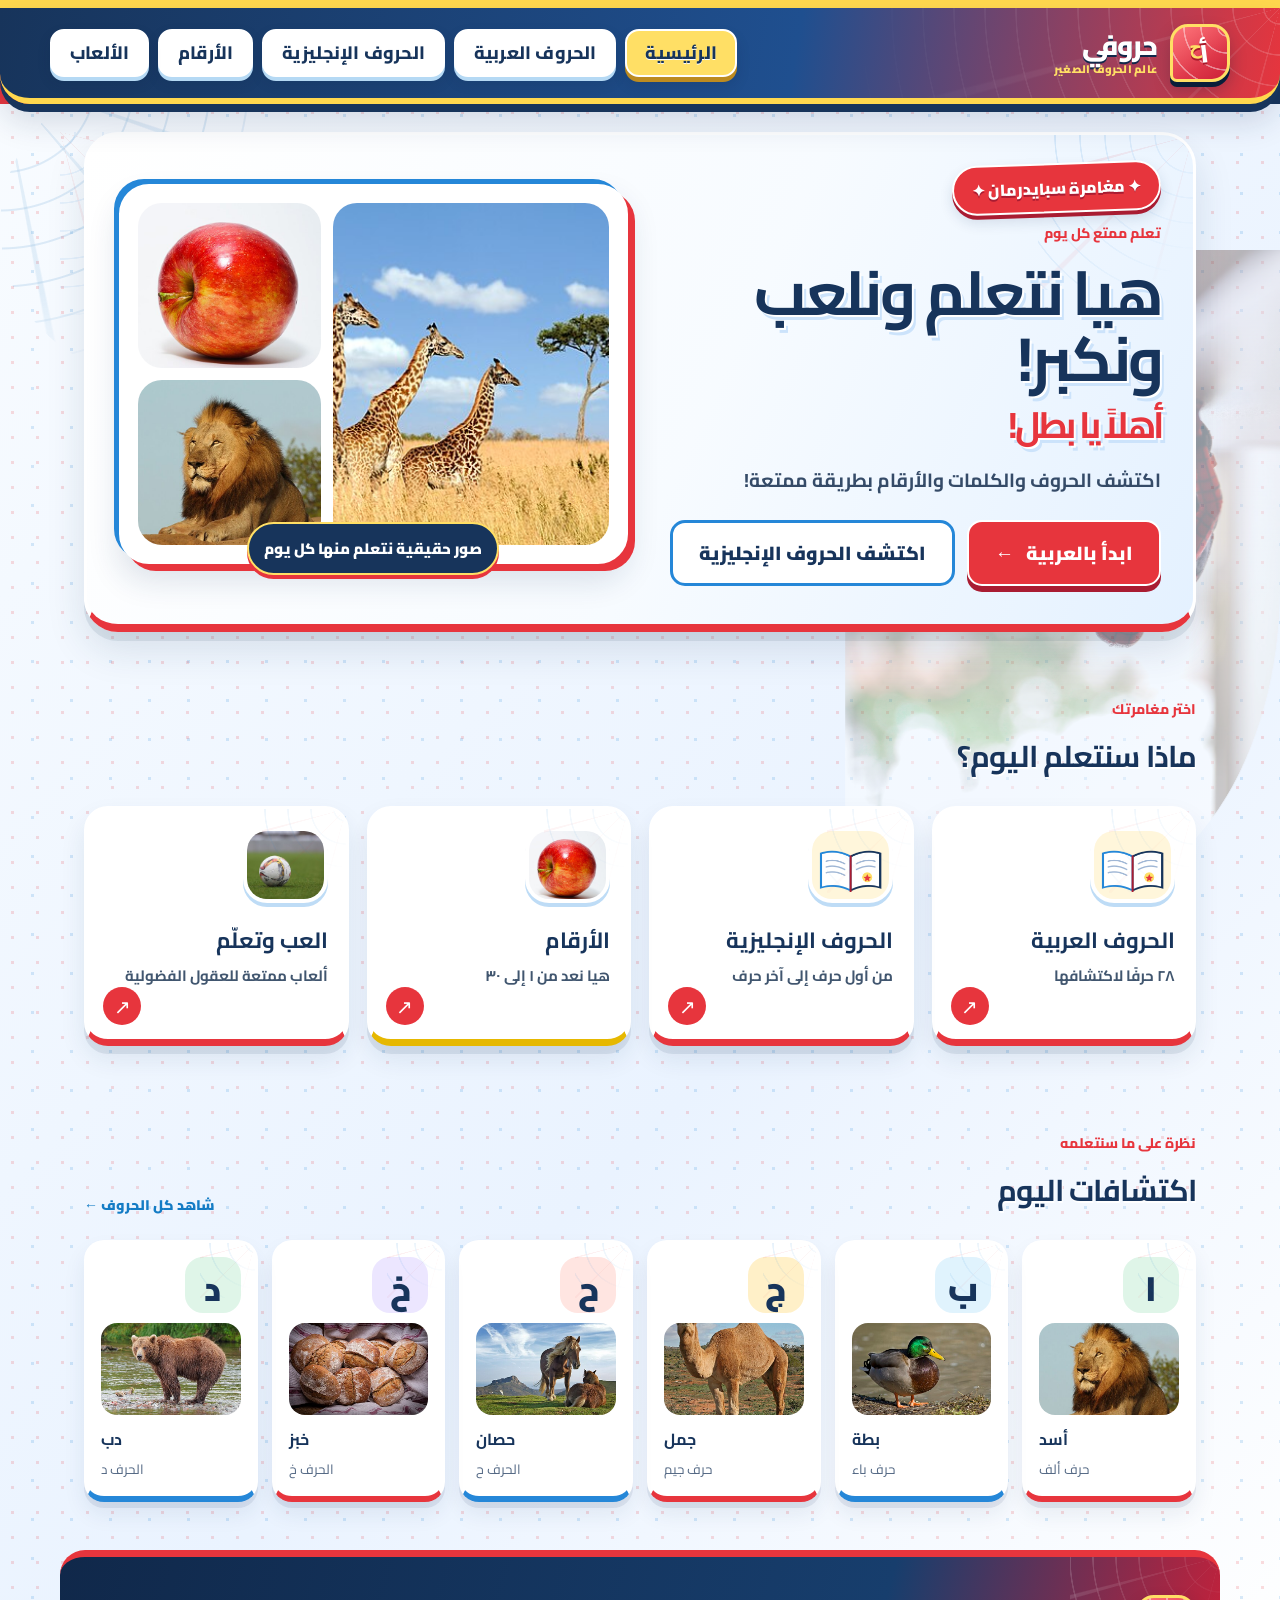
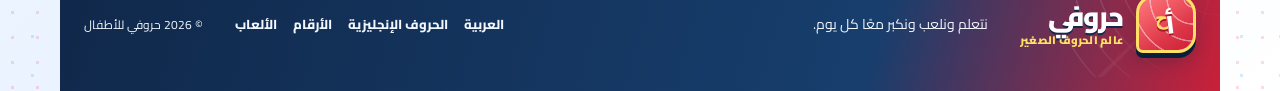
<file: index.html>
<!doctype html><html lang="ar" dir="rtl"><head><meta charset="utf-8"><meta name="viewport" content="width=device-width,initial-scale=1"><meta name="theme-color" content="#fff9ef"><title>حروفي للأطفال</title><link rel="preconnect" href="https://fonts.googleapis.com"><link href="https://fonts.googleapis.com/css2?family=Cairo:wght@400;600;700;800&family=Nunito:wght@400;600;700;800;900&display=swap" rel="stylesheet"><link rel="stylesheet" href="css/style.css"><link rel="stylesheet" href="css/home.css"><link rel="stylesheet" href="css/responsive.css?v=10"><link rel="stylesheet" href="css/kids.css?v=5"><script defer src="js/data.js?v=2"></script><script defer src="js/photos.js?v=2"></script><script defer src="js/illustrations.js?v=4"></script><script defer src="js/app.js?v=15"></script><script defer src="js/kids.js?v=2"></script></head><body><header id="header"></header><main><section class="hero"><div class="hero-copy"><span class="eyebrow">تعلم ممتع كل يوم</span><h1>هيا نتعلم ونلعب ونكبر! <b lang="ar" dir="rtl">أهلاً يا بطل!</b></h1><p lang="ar" dir="rtl">اكتشف الحروف والكلمات والأرقام بطريقة ممتعة!</p><div class="actions"><a class="btn primary" href="letters-ar.html">ابدأ بالعربية <span>←</span></a><a class="btn secondary" href="letters-en.html">اكتشف الحروف الإنجليزية</a></div></div><div class="hero-photo" aria-label="صور حقيقية للتعلّم"><img class="hero-photo-main" src="assets/photos/giraffe.jpg" alt="زرافة"><div class="hero-photo-stack"><img src="assets/photos/apple.jpg" alt="تفاحة"><img src="assets/photos/lion.jpg" alt="أسد"></div><p class="hero-photo-caption" lang="ar" dir="rtl">صور حقيقية نتعلم منها كل يوم</p></div></section><section class="section"><div class="section-head"><div><span class="eyebrow">اختر مغامرتك</span><h2>ماذا سنتعلم اليوم؟</h2></div></div><div class="category-grid"><a class="category mint" href="letters-ar.html"><span class="cat-art"><img src="assets/photos/book.jpg" alt="كتاب لتعلّم العربية" loading="lazy"></span><h3>الحروف العربية</h3><p>٢٨ حرفًا لاكتشافها</p><span class="arrow">↗</span></a><a class="category blue" href="letters-en.html"><span class="cat-art"><img src="assets/photos/book.jpg" alt="كتاب لتعلّم الحروف الإنجليزية" loading="lazy"></span><h3>الحروف الإنجليزية</h3><p>من أول حرف إلى آخر حرف</p><span class="arrow">↗</span></a><a class="category yellow" href="numbers.html"><span class="cat-art"><img src="assets/photos/apple.jpg" alt="تفاحات للعدّ" loading="lazy"></span><h3>الأرقام</h3><p>هيا نعد من ١ إلى ٣٠</p><span class="arrow">↗</span></a><a class="category pink" href="games.html"><span class="cat-art"><img src="assets/photos/ball.jpg" alt="كرة لألعاب التعلّم" loading="lazy"></span><h3>العب وتعلّم</h3><p>ألعاب ممتعة للعقول الفضولية</p><span class="arrow">↗</span></a></div></section><section class="section featured"><div class="section-head"><div><span class="eyebrow">نظرة على ما سنتعلمه</span><h2>اكتشافات اليوم</h2></div><a class="text-link" href="letters-ar.html">شاهد كل الحروف ←</a></div><div id="featured" class="featured-row"></div></section></main><footer id="footer"></footer></body></html>
</file>
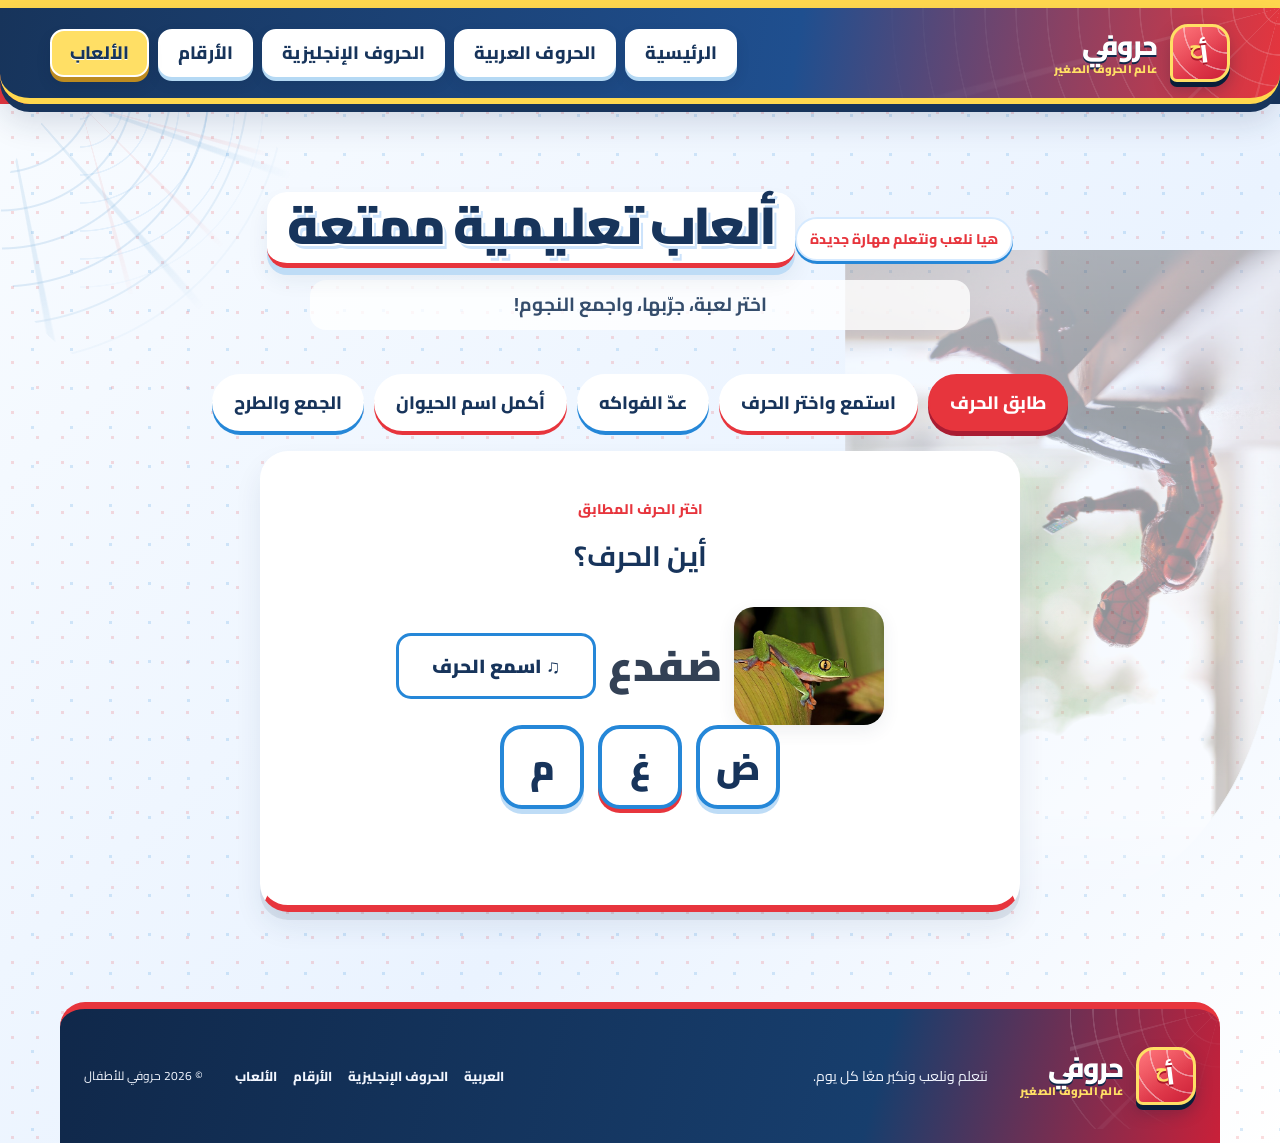
<file: games.html>
<!doctype html><html lang="ar" dir="rtl"><head><meta charset="utf-8"><meta name="viewport" content="width=device-width,initial-scale=1"><title>ألعاب حروفي للأطفال</title><link href="https://fonts.googleapis.com/css2?family=Cairo:wght@400;600;700;800&family=Nunito:wght@400;600;700;800;900&display=swap" rel="stylesheet"><link rel="stylesheet" href="css/style.css"><link rel="stylesheet" href="css/games.css?v=2"><link rel="stylesheet" href="css/responsive.css?v=10"><link rel="stylesheet" href="css/kids.css?v=5"><script defer src="js/data.js?v=2"></script><script defer src="js/photos.js?v=2"></script><script defer src="js/illustrations.js?v=4"></script><script defer src="js/app.js?v=15"></script><script defer src="js/kids.js?v=2"></script></head><body><header id="header"></header><main class="page-main" data-page="games"><div class="page-intro"><span class="eyebrow">هيا نلعب ونتعلم مهارة جديدة</span><h1>ألعاب تعليمية ممتعة</h1><p>اختر لعبة، جرّبها، واجمع النجوم!</p></div><div class="game-tabs" role="tablist"><button class="tab active" data-game="match">طابق الحرف</button><button class="tab" data-game="sound">استمع واختر الحرف</button><button class="tab" data-game="count">عدّ الفواكه</button><button class="tab" data-game="animal-ar">أكمل اسم الحيوان</button><button class="tab" data-game="math">الجمع والطرح</button></div><section class="game-box" id="gameBox"></section><section class="math-practice" id="mathPractice" hidden><div class="math-heading"><span class="eyebrow">تدريب ممتع</span><h2>هيا نتعلم الجمع والطرح!</h2><p>اختر العملية ثم أجب عن المسألة.</p></div><div class="math-modes"><button class="math-mode active" data-operation="add">الجمع ＋</button><button class="math-mode" data-operation="subtract">الطرح −</button></div><div id="mathQuestion" class="math-question" aria-live="polite"></div></section></main><footer id="footer"></footer></body></html>
</file>
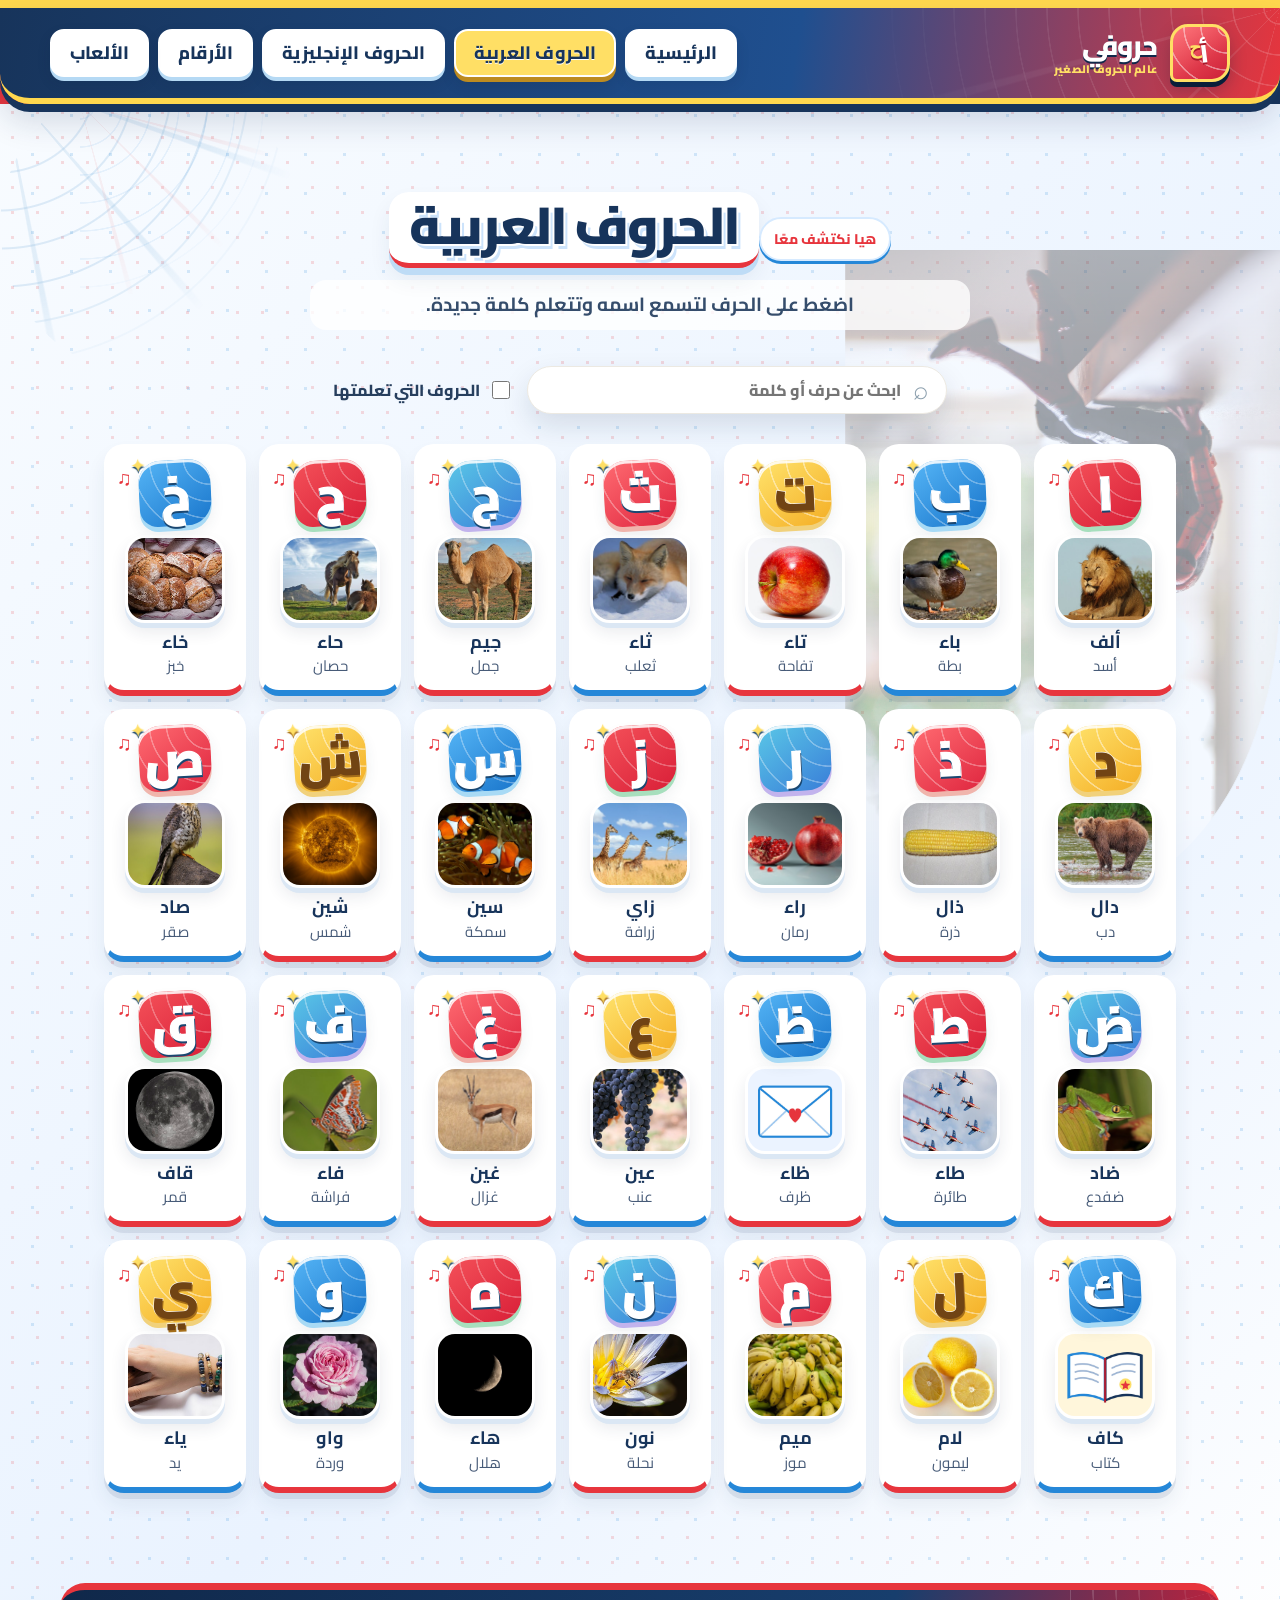
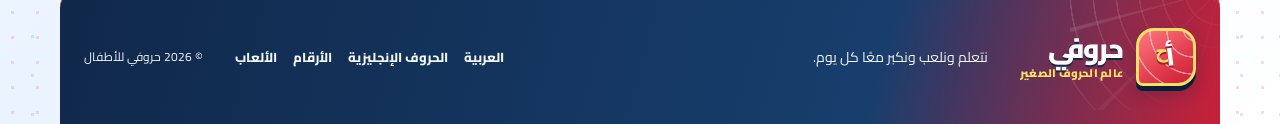
<file: letters-ar.html>
<!doctype html><html lang="ar" dir="rtl"><head><meta charset="utf-8"><meta name="viewport" content="width=device-width,initial-scale=1"><title>الحروف العربية — حروفي للأطفال</title><link href="https://fonts.googleapis.com/css2?family=Cairo:wght@400;600;700;800&family=Nunito:wght@400;600;700;800;900&display=swap" rel="stylesheet"><link rel="stylesheet" href="css/style.css"><link rel="stylesheet" href="css/letters.css?v=3"><link rel="stylesheet" href="css/responsive.css?v=10"><link rel="stylesheet" href="css/kids.css?v=5"><script defer src="js/data.js?v=2"></script><script defer src="js/photos.js?v=2"></script><script defer src="js/illustrations.js?v=4"></script><script defer src="js/app.js?v=15"></script><script defer src="js/kids.js?v=2"></script></head><body><header id="header"></header><main class="page-main" data-page="ar"><div class="page-intro"><span class="eyebrow">هيا نكتشف معًا</span><h1>الحروف العربية</h1><p>اضغط على الحرف لتسمع اسمه وتتعلم كلمة جديدة.</p></div><section class="toolbar"><label class="search"><span>⌕</span><input id="search" type="search" placeholder="ابحث عن حرف أو كلمة" aria-label="ابحث عن حرف أو كلمة"></label><label class="check-filter"><input id="learnedOnly" type="checkbox"> الحروف التي تعلمتها</label></section><div id="letterGrid" class="letter-grid"></div><section id="detail" class="detail" aria-live="polite"></section></main><footer id="footer"></footer></body></html>
</file>
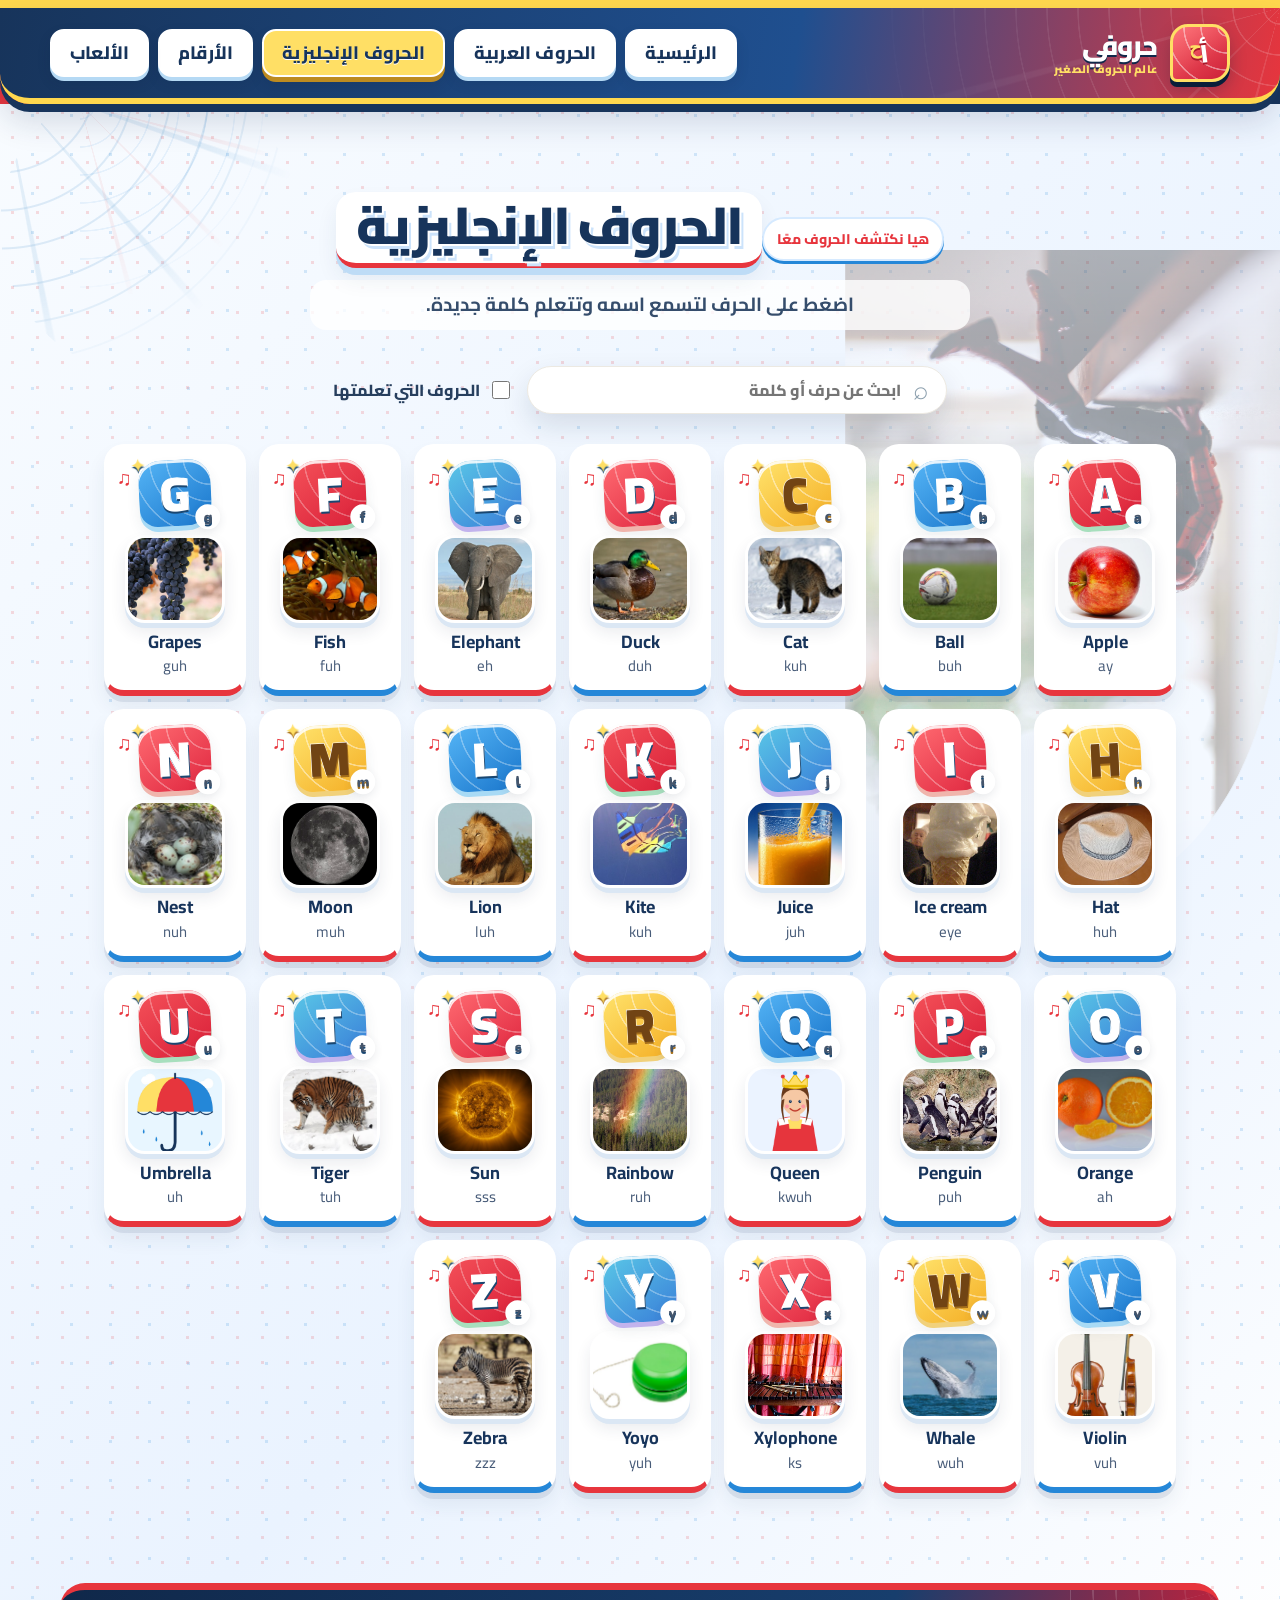
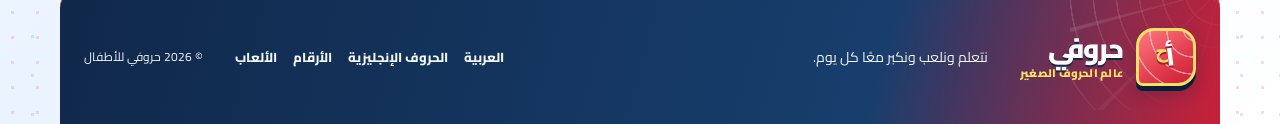
<file: letters-en.html>
<!doctype html><html lang="ar" dir="rtl"><head><meta charset="utf-8"><meta name="viewport" content="width=device-width,initial-scale=1"><title>الحروف الإنجليزية — حروفي للأطفال</title><link href="https://fonts.googleapis.com/css2?family=Cairo:wght@400;600;700;800&family=Nunito:wght@400;600;700;800;900&display=swap" rel="stylesheet"><link rel="stylesheet" href="css/style.css"><link rel="stylesheet" href="css/letters.css?v=3"><link rel="stylesheet" href="css/responsive.css?v=10"><link rel="stylesheet" href="css/kids.css?v=5"><script defer src="js/data.js?v=2"></script><script defer src="js/photos.js?v=2"></script><script defer src="js/illustrations.js?v=4"></script><script defer src="js/app.js?v=15"></script><script defer src="js/kids.js?v=2"></script></head><body><header id="header"></header><main class="page-main" data-page="en"><div class="page-intro"><span class="eyebrow">هيا نكتشف الحروف معًا</span><h1>الحروف الإنجليزية</h1><p>اضغط على الحرف لتسمع اسمه وتتعلم كلمة جديدة.</p></div><section class="toolbar"><label class="search"><span>⌕</span><input id="search" type="search" placeholder="ابحث عن حرف أو كلمة" aria-label="ابحث عن حرف أو كلمة"></label><label class="check-filter"><input id="learnedOnly" type="checkbox"> الحروف التي تعلمتها</label></section><div id="letterGrid" class="letter-grid"></div><section id="detail" class="detail" aria-live="polite"></section></main><footer id="footer"></footer></body></html>
</file>
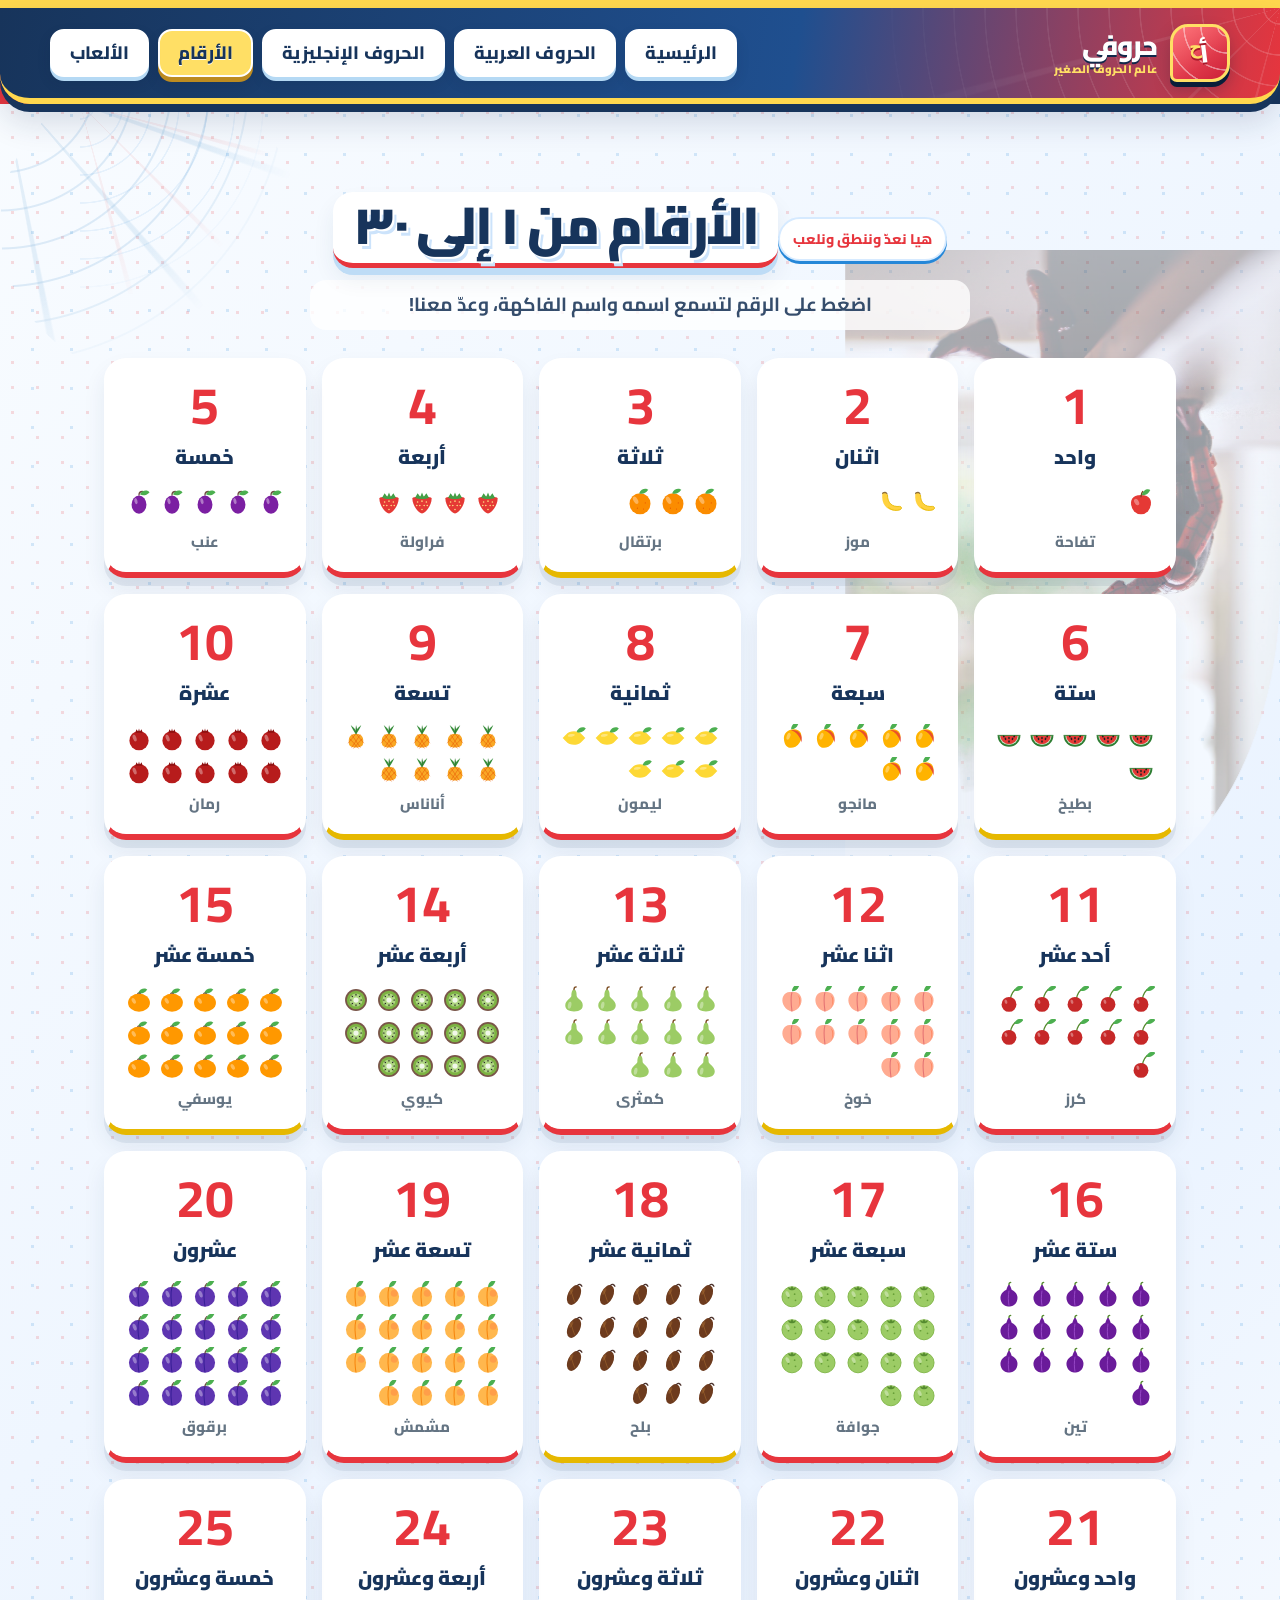
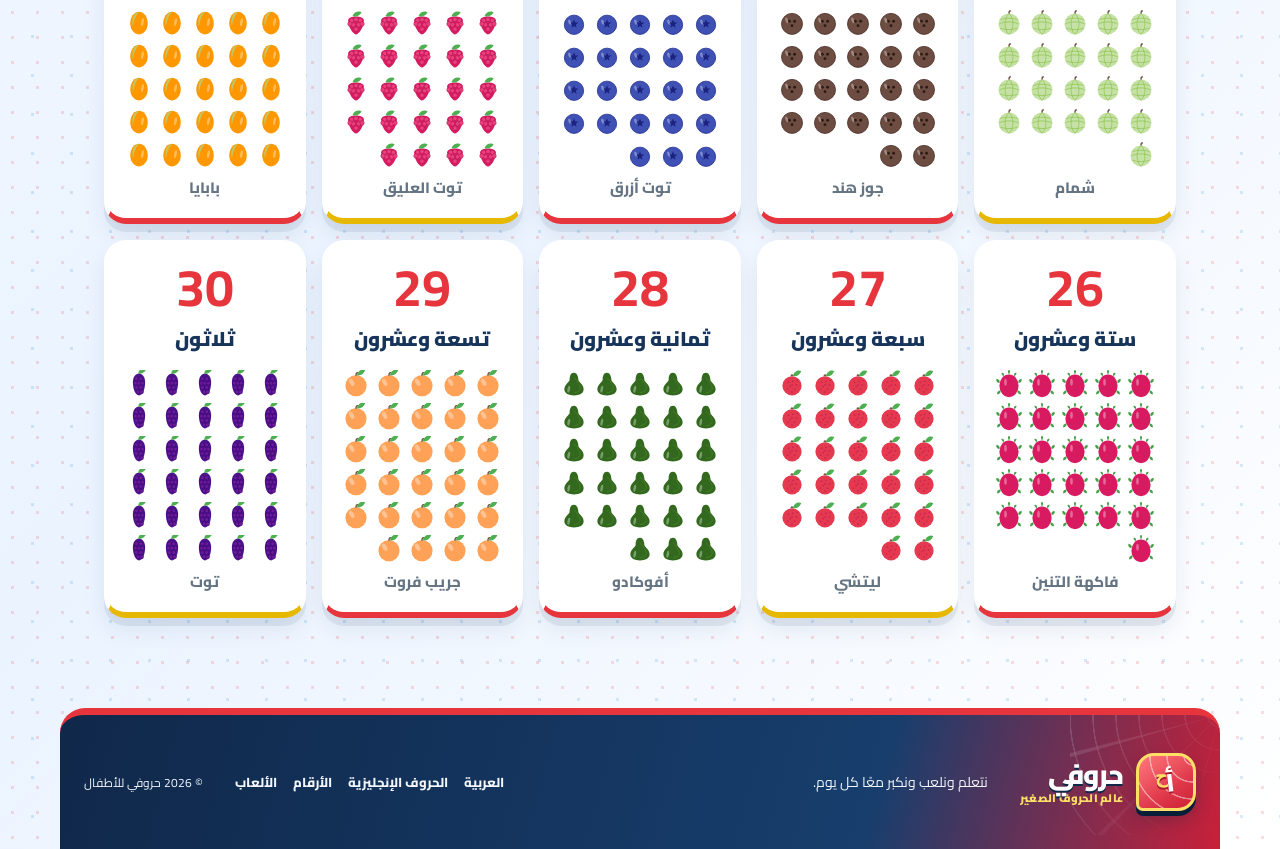
<file: numbers.html>
<!doctype html><html lang="ar" dir="rtl"><head><meta charset="utf-8"><meta name="viewport" content="width=device-width,initial-scale=1"><title>الأرقام — حروفي للأطفال</title><link href="https://fonts.googleapis.com/css2?family=Cairo:wght@400;600;700;800&family=Nunito:wght@400;600;700;800;900&display=swap" rel="stylesheet"><link rel="stylesheet" href="css/style.css"><link rel="stylesheet" href="css/numbers.css?v=3"><link rel="stylesheet" href="css/responsive.css?v=10"><link rel="stylesheet" href="css/kids.css?v=5"><script defer src="js/data.js?v=2"></script><script defer src="js/photos.js?v=2"></script><script defer src="js/illustrations.js?v=4"></script><script defer src="js/app.js?v=15"></script><script defer src="js/kids.js?v=2"></script></head><body><header id="header"></header><main class="page-main" data-page="numbers"><div class="page-intro"><span class="eyebrow">هيا نعدّ وننطق ونلعب</span><h1>الأرقام من ١ إلى ٣٠</h1><p>اضغط على الرقم لتسمع اسمه واسم الفاكهة، وعدّ معنا!</p></div><div id="numberGrid" class="number-grid"></div></main><footer id="footer"></footer></body></html>
</file>
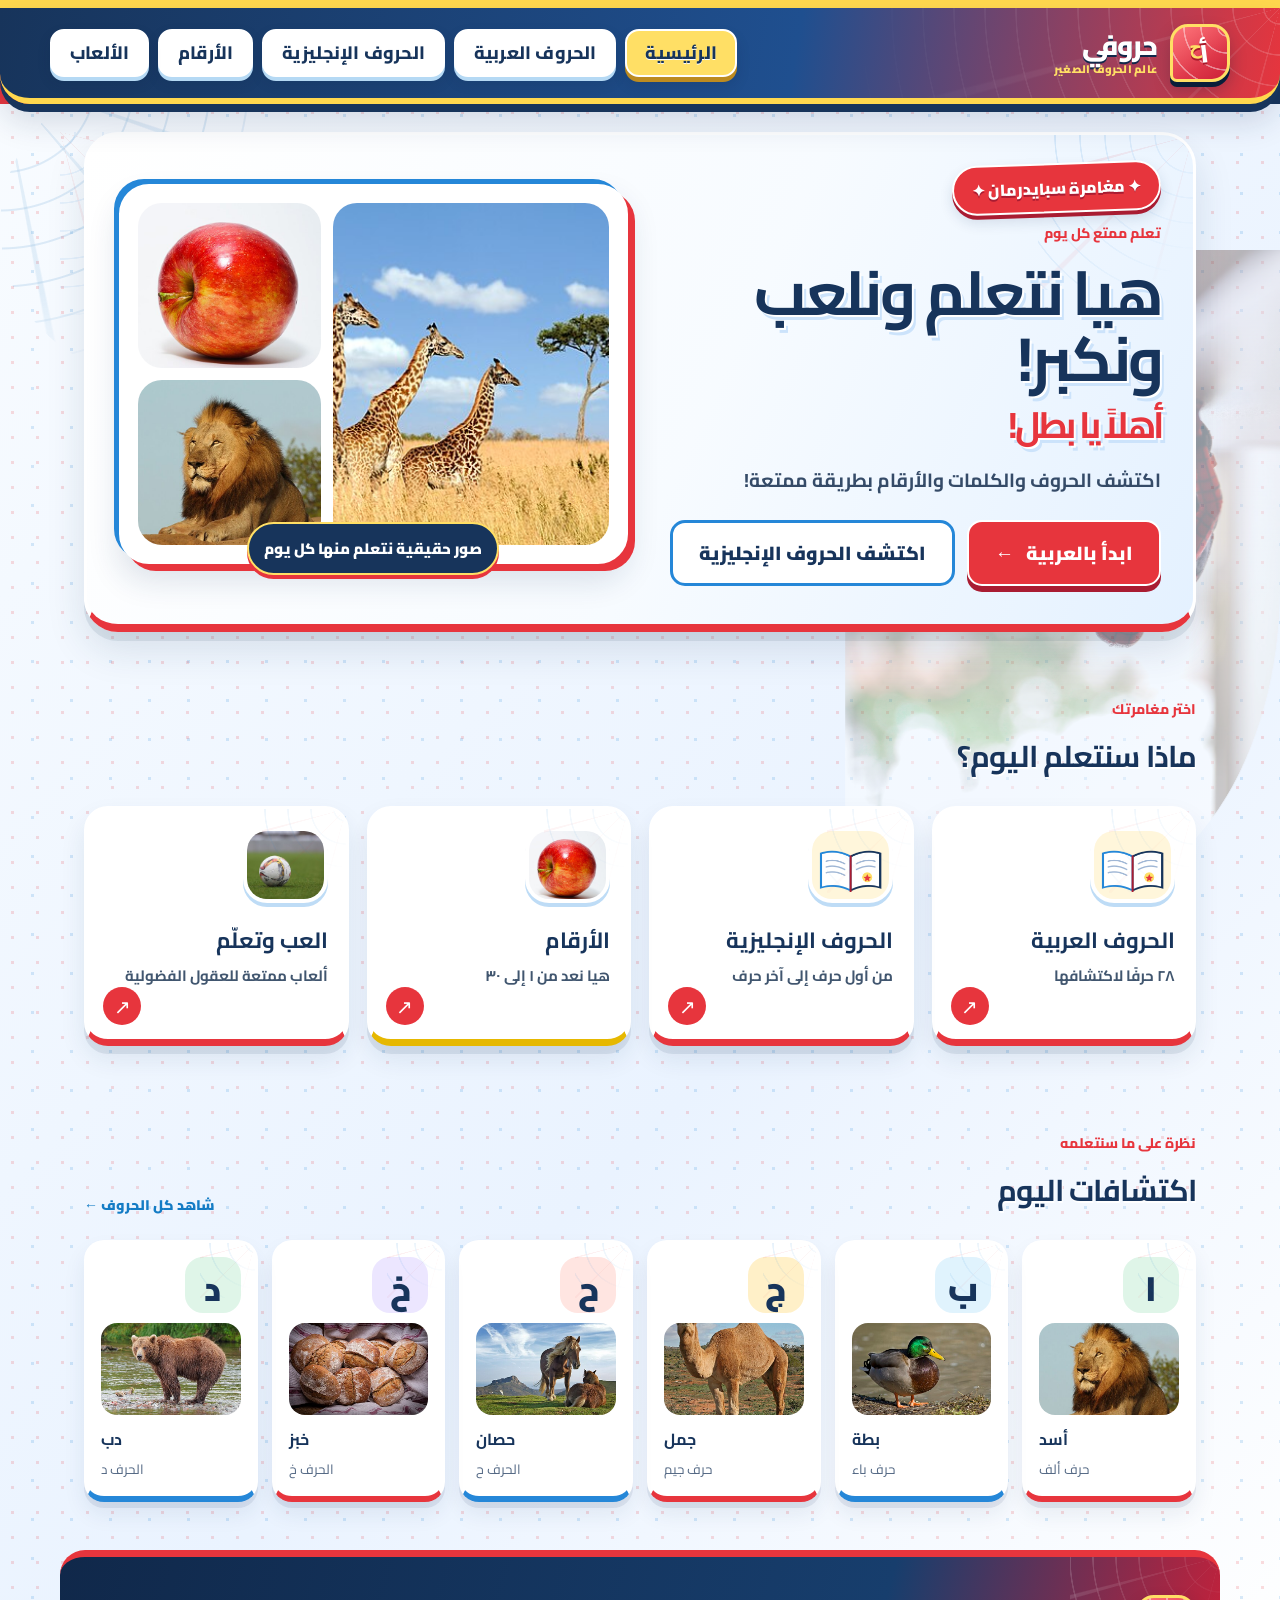
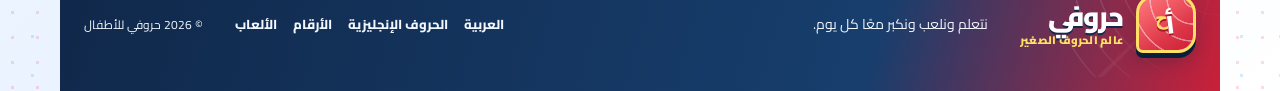
<file: progress.html>
<!doctype html><html lang="ar" dir="rtl"><head><meta charset="utf-8"><meta name="viewport" content="width=device-width,initial-scale=1"><meta http-equiv="refresh" content="0; url=index.html"><title>حروفي للأطفال</title><script>location.replace('index.html');</script></head><body><p>جارٍ العودة إلى <a href="index.html">الرئيسية</a>…</p></body></html>
</file>
<file: css/style.css>
:root{--green:#58c98d;--blue:#70c8f8;--yellow:#ffd76a;--coral:#ff8c82;--lav:#b9a4f5;--cream:#fff9ef;--ink:#334155;--muted:#728096;--white:#fff;--shadow:0 14px 38px #33415512;--round:24px}*{box-sizing:border-box}html{scroll-behavior:smooth}body{margin:0;background:var(--cream);color:var(--ink);font-family:'Nunito','Cairo',sans-serif;font-size:16px}button,input,a{font:inherit}button,a{-webkit-tap-highlight-color:transparent}a{color:inherit;text-decoration:none}button{cursor:pointer;color:inherit}button:focus-visible,a:focus-visible,input:focus-visible{outline:3px solid #4c9ee8;outline-offset:3px}.nav-wrap{max-width:1160px;height:86px;margin:auto;padding:0 24px;display:flex;align-items:center;justify-content:space-between}.brand{display:flex;gap:10px;align-items:center;font-weight:900;font-size:20px;line-height:1.05}.brand small{display:block;font-size:11px;color:var(--muted);letter-spacing:.08em;margin-top:5px}.brand-mark{width:48px;height:44px;display:flex;align-items:center;justify-content:center;position:relative}.brand-mark i{font-style:normal;color:#ff8c82;font-size:27px;transform:rotate(-8deg)}.brand-mark b{font-size:20px;color:#4eaf7b;margin:-10px 0 0 -3px}.nav-links{display:flex;align-items:center;gap:26px}.nav-links a{color:#5f6d7d;font-weight:800;font-size:14px;transition:color .18s}.nav-links a:hover{color:#269a65}.menu-toggle{display:none;background:white;border:0;border-radius:12px;padding:9px 13px;font-size:22px}.eyebrow{text-transform:uppercase;letter-spacing:.13em;font-size:11px;font-weight:900;color:#39a572;display:block}.btn{border:0;border-radius:999px;padding:13px 22px;font-weight:900;display:inline-flex;align-items:center;justify-content:center;gap:12px;min-height:48px;transition:transform .2s,box-shadow .2s}.btn:hover{transform:translateY(-2px);box-shadow:0 9px 20px #33415515}.btn.primary{background:var(--green);color:#fff}.btn.secondary{background:#fff;color:var(--ink);border:1px solid #e9edf0}.btn.dark{background:var(--ink);color:#fff}.page-main{max-width:1120px;margin:auto;padding:36px 24px 90px}.page-intro{text-align:center;padding:42px 0 28px}.page-intro h1{font-size:clamp(36px,5vw,52px);line-height:1.08;margin:10px 0 12px;font-weight:900;letter-spacing:-.04em}.page-intro p{color:var(--muted);font-size:17px;margin:0}.footer-wrap{max-width:1160px;margin:auto;padding:38px 24px;display:flex;align-items:center;gap:32px;border-top:1px solid #ede8df}.footer-wrap>p{color:var(--muted);font-size:14px;flex:1}.footer-links{display:flex;gap:16px;flex-wrap:wrap;font-size:13px;font-weight:800;color:#657185}.footer-wrap>small{color:#9aa3ae;font-size:12px}.empty{grid-column:1/-1;text-align:center;padding:30px;color:var(--muted)}
body{background-image:radial-gradient(#ffd76a35 1.3px,transparent 1.3px),radial-gradient(#70c8f825 1.2px,transparent 1.2px);background-size:34px 34px,48px 48px;background-position:0 0,15px 19px}header{position:relative;z-index:6}.nav-wrap{background:#fffdf9d9;border:1px solid #fff;border-radius:0 0 24px 24px;box-shadow:0 7px 22px #3341550b}.brand-mark{background:#eaf8ee;border-radius:16px;box-shadow:0 5px 0 #d0eedb}.nav-links a{padding:10px 12px;border-radius:999px}.nav-links a:hover{background:#eaf8ee}.btn.primary{box-shadow:0 6px 0 #39aa70}.btn.primary:active{transform:translateY(3px);box-shadow:0 3px 0 #39aa70}.footer-wrap{background:#fffdf7;border-radius:26px 26px 0 0}
</file>
<file: css/home.css>
main{max-width:1160px;margin:auto;padding:0 24px}.hero{min-height:450px;display:grid;grid-template-columns:1fr 1fr;align-items:center;gap:25px;padding:30px 4px 56px}.hero-copy h1{font-size:clamp(42px,5vw,62px);line-height:1.06;letter-spacing:-.045em;margin:14px 0}.hero-copy h1 b{display:block;color:#39ae78;font-family:'Cairo',sans-serif;font-size:.59em;line-height:1.4;margin-top:8px}.hero-copy p{color:var(--muted);font-size:18px;margin:10px 0 24px}.actions{display:flex;gap:12px;flex-wrap:wrap}.hero-art{height:350px;background:#eaf7ef;border-radius:45% 55% 44% 56%/52% 42% 58% 48%;position:relative;overflow:hidden}.sun{width:95px;height:95px;border-radius:50%;background:#ffdf7c;position:absolute;right:14%;top:12%;box-shadow:0 0 0 15px #ffdf7c38}.hill{position:absolute;bottom:-90px;left:-10%;width:120%;height:190px;background:#83d5a7;border-radius:50% 50% 0 0}.block{position:absolute;z-index:1;display:grid;place-items:center;width:130px;height:140px;border-radius:28px;font-family:'Cairo',sans-serif;font-weight:900;font-size:96px;box-shadow:0 18px 30px #33415524;animation:bob 3.5s ease-in-out infinite}.block-a{background:#fff;color:#ff8c82;left:21%;top:27%;transform:rotate(-8deg)}.block-b{background:#ffbd77;color:#fff;left:52%;top:42%;font-family:'Nunito',sans-serif;transform:rotate(8deg);animation-delay:.6s}.block-star{background:#b9a4f5;color:#fff;width:72px;height:72px;font-size:38px;left:12%;top:65%;border-radius:25px;transform:rotate(-10deg);animation-delay:1s}@keyframes bob{50%{translate:0 -12px}}.section{padding:36px 0 48px}.section-head{display:flex;align-items:end;justify-content:space-between;margin-bottom:22px}.section h2,.challenge h2{font-size:30px;letter-spacing:-.03em;margin:6px 0 0}.category-grid{display:grid;grid-template-columns:repeat(4,1fr);gap:18px}.category{min-height:230px;padding:22px;border-radius:24px;position:relative;transition:transform .2s,box-shadow .2s;box-shadow:var(--shadow);overflow:hidden}.category:hover{transform:translateY(-5px);box-shadow:0 18px 36px #33415518}.category h3{font-size:19px;margin:16px 0 4px}.category p{font-size:13px;color:#5e6c79;margin:0}.cat-art{height:76px;display:grid;place-items:center;width:85px;border-radius:24px;background:#ffffffa8;color:#3caa76;font-size:50px;font-weight:900;font-family:'Cairo',sans-serif}.blue .cat-art{color:#489ed0;font-family:'Nunito',sans-serif}.yellow .cat-art{color:#dd9c28;font-family:'Nunito',sans-serif;font-size:34px}.pink .cat-art{color:#ef7770}.mint{background:#dff5e8}.blue{background:#e0f3fd}.yellow{background:#fff0c8}.pink{background:#ffe5e1}.lav{background:#ece6ff}.arrow{position:absolute;right:22px;bottom:20px;font-size:21px}.featured-row{display:grid;grid-template-columns:repeat(6,1fr);gap:14px}.featured-card{border:0;background:white;border-radius:20px;padding:14px;min-height:150px;text-align:left;box-shadow:var(--shadow);transition:transform .2s}.featured-card:hover{transform:translateY(-4px)}.mini-art{width:56px;height:56px;border-radius:18px;display:grid;place-items:center;font-size:34px;font-family:'Cairo',sans-serif;font-weight:900;margin-bottom:10px}.featured-card strong,.featured-card small{display:block}.featured-card small{color:var(--muted);margin-top:3px}.text-link{font-weight:900;color:#39a572;font-size:14px}.challenge{background:#ffeebd;border-radius:28px;padding:28px 34px;display:flex;align-items:center;gap:22px;margin:12px 0 42px}.challenge-icon{width:64px;height:64px;display:grid;place-items:center;background:#fff8df;border-radius:20px;font-size:32px;color:#dca939}.challenge>div:nth-child(2){flex:1}.challenge p{color:#6c6f6d;margin:6px 0 0}.summary{display:flex;align-items:center;gap:26px;padding-bottom:56px}.summary>div:first-child{margin-right:auto}.stats{display:flex;gap:14px}.stat{background:#fff;border-radius:18px;padding:15px 20px;min-width:130px;text-align:center;box-shadow:var(--shadow)}.stat b,.stat span{display:block}.stat b{font-size:24px;color:#37a873}.stat span{font-size:12px;color:var(--muted);font-weight:800}.rtl .summary>div:first-child{margin-left:auto;margin-right:0}
.hero-photo{height:350px;padding:14px;background:#fff;border-radius:34px;display:grid;grid-template-columns:1.2fr .8fr;grid-template-rows:1fr 1fr;gap:12px;position:relative;box-shadow:0 18px 42px #33415518}.hero-photo img{display:block;width:100%;height:100%;min-height:0;object-fit:cover;border-radius:24px;background:#f4f0e8}.hero-photo-main{grid-row:1/3}.hero-photo-stack{display:grid;grid-template-rows:1fr 1fr;gap:12px;min-height:0}.hero-photo-caption{position:absolute;bottom:25px;left:25px;margin:0;padding:10px 15px;border-radius:999px;background:#fff;color:#334155;font-weight:900;box-shadow:0 6px 18px #33415520}@media(max-width:640px){.hero-photo{height:255px;margin:8px 4px;padding:10px;gap:9px;border-radius:26px}.hero-photo-stack{gap:9px}.hero-photo img{border-radius:18px}.hero-photo-caption{left:18px;bottom:18px;font-size:12px;padding:8px 12px}}

.cat-art{overflow:hidden;padding:0;background:#fff;border:4px solid #ffffffb8}.cat-art img{display:block;width:100%;height:100%;object-fit:cover;border-radius:18px}.featured-thumb{width:100%;height:92px;object-fit:cover;display:block;border-radius:16px;margin:0 auto 9px}.challenge-icon{overflow:hidden;padding:4px}.challenge-icon img{display:block;width:100%;height:100%;object-fit:cover;border-radius:16px}
</file>
<file: css/responsive.css>
@media(max-width:900px){.nav-links{gap:14px}.category-grid{grid-template-columns:repeat(2,1fr)}.letter-grid{grid-template-columns:repeat(5,1fr)}.featured-row{grid-template-columns:repeat(3,1fr)}.summary{align-items:flex-start;flex-wrap:wrap}.summary>div:first-child{width:100%}.number-grid{grid-template-columns:repeat(4,1fr)}}@media(max-width:640px){.nav-wrap{height:72px;padding:0 18px}.menu-toggle{display:block}.nav-links{display:none;position:absolute;z-index:5;left:14px;right:14px;top:66px;padding:13px;background:#fff;border-radius:18px;box-shadow:var(--shadow);flex-direction:column;align-items:stretch;gap:0}.nav-links.open{display:flex}.nav-links a{padding:12px 13px;border-radius:10px}.nav-links a:hover{background:#edf9f1}.hero{grid-template-columns:1fr;padding:26px 0 30px;gap:10px}.hero-copy{text-align:center}.hero-copy p{font-size:16px}.actions{justify-content:center}.hero-art{height:255px;margin:8px 4px}.block{width:95px;height:105px;font-size:72px}.block-star{width:58px;height:58px;font-size:30px}.section{padding:25px 0 32px}.section h2,.challenge h2{font-size:24px}.category-grid{gap:11px}.category{min-height:190px;padding:16px;border-radius:20px}.category h3{font-size:16px}.cat-art{height:62px;width:68px;font-size:42px}.arrow{right:15px;bottom:14px}.featured-row{grid-template-columns:repeat(2,1fr)}.challenge{padding:20px;gap:14px;flex-wrap:wrap}.challenge-icon{width:50px;height:50px}.challenge>div:nth-child(2){min-width:calc(100% - 70px)}.challenge .btn{margin-left:auto}.stats{width:100%;gap:8px}.stat{min-width:0;flex:1;padding:13px 6px}.stat b{font-size:20px}.stat span{font-size:10px}.page-main{padding:18px 17px 65px}.page-intro{padding:33px 0 21px}.page-intro p{font-size:15px}.toolbar{flex-direction:column;align-items:stretch;margin-bottom:20px}.search{width:100%}.check-filter{justify-content:center}.letter-grid{grid-template-columns:repeat(3,1fr);gap:9px}.letter-card{min-height:132px;border-radius:17px}.letter-art{height:55px;width:55px;font-size:33px}.letter-card strong{font-size:13px}.detail{grid-template-columns:1fr;gap:15px;padding:19px;text-align:center}.detail-letter{width:125px;height:125px;font-size:78px;border-radius:28px;margin:auto}.detail-actions,.pager,.forms{justify-content:center}.detail-copy h2{font-size:26px}.number-grid{grid-template-columns:repeat(2,1fr);gap:10px}.number-card{min-height:145px}.number-card>b{font-size:38px}.game-tabs{gap:6px}.tab{padding:10px 13px;font-size:12px}.game-box{padding:30px 16px;min-height:330px}.game-box h2{font-size:23px}.choice{min-width:67px;min-height:67px}.progress-cards{grid-template-columns:1fr}.progress-card{padding:18px}.achievement{align-items:flex-start;padding:19px;gap:14px}.badge{width:55px;height:55px;flex:none}.achievement h2{font-size:18px}.progress-bottom{flex-wrap:wrap;gap:12px}.progress-bottom p{width:100%;margin:0}.footer-wrap{padding:28px 20px;display:grid;grid-template-columns:1fr 1fr;gap:12px}.footer-wrap>p{grid-column:1/-1;margin:0}.footer-links{grid-column:1/-1;gap:13px}.footer-wrap>small{grid-column:1/-1}}@media(max-width:360px){.letter-grid{grid-template-columns:repeat(2,1fr)}.category-grid{grid-template-columns:1fr}.category{min-height:175px}.actions .btn{padding:12px 16px}.hero-copy h1{font-size:39px}}@media(prefers-reduced-motion:reduce){*,*::before,*::after{scroll-behavior:auto!important;animation-duration:.01ms!important;animation-iteration-count:1!important;transition-duration:.01ms!important}}
@media(max-width:640px){.letter-card{min-height:205px;padding:11px 6px 13px;gap:4px}.letter-art{width:60px;height:56px;font-size:41px;border-radius:19px 19px 22px 15px}.word-thumb{width:78px;height:70px;border-radius:16px}.letter-card strong{font-size:12px}.letter-card>span:nth-of-type(2){font-size:11px}}
/* Red-and-blue web-hero comic theme */
:root{--green:#e7353d;--blue:#2587d8;--yellow:#ffd54f;--coral:#ed394b;--lav:#6e91e8;--cream:#f4f8ff;--ink:#1c2d48;--muted:#66758e;--shadow:0 14px 34px #12345b16}
body{background-color:#f4f8ff;background-image:radial-gradient(#e7353d20 1.25px,transparent 1.4px),radial-gradient(#2587d81c 1.2px,transparent 1.4px);background-size:32px 32px,46px 46px;background-position:0 0,17px 20px}
.nav-wrap{height:82px;max-width:1240px;gap:28px;padding:10px 28px;background:linear-gradient(110deg,#fff 0%,#f0f7ff 100%);border:2px solid #fff;border-bottom:5px solid #e7353d;border-radius:0 0 25px 25px;box-shadow:0 9px 24px #16355715}
.brand{gap:12px;color:#1c2d48;font-size:21px;letter-spacing:-.02em}
.brand small{color:#51708e;letter-spacing:.025em}
.brand-mark{width:50px;height:48px;overflow:hidden;border-radius:16px 16px 16px 6px;background-color:#e7353d;background-image:repeating-radial-gradient(circle at 100% 0%,transparent 0 7px,#ffffff52 7.5px 8.5px,transparent 9px 15px);box-shadow:0 5px 0 #b91e32,0 8px 16px #bd23352b}
.brand-mark::before{content:"";position:absolute;inset:0;background:linear-gradient(145deg,#ffffff22,transparent 65%);pointer-events:none}
.brand-mark i,.brand-mark b{position:relative;z-index:1;color:#fff;font-weight:900;text-shadow:0 2px 0 #a8192b}
.brand-mark b{color:#ffdf65}
.nav-links{gap:5px}
.nav-links a{padding:10px 13px;border-radius:14px;color:#294260;font-weight:900;transition:color .18s,background .18s,transform .18s}
.nav-links a:hover,.nav-links a:focus-visible{color:#fff;background:#e7353d;transform:translateY(-2px);box-shadow:0 4px 0 #b91e32}
.menu-toggle{color:#fff;background:#e7353d;box-shadow:0 4px 0 #b91e32;font-weight:900}
.eyebrow{color:#1973bc}
.btn.primary{background:#e7353d;box-shadow:0 5px 0 #b91e32;color:white}
.btn.primary:active{box-shadow:0 2px 0 #b91e32}
.btn.secondary{border:2px solid #dbe8f7;color:#1c2d48}
.btn.dark{background:#1d3d69;box-shadow:0 5px 0 #112947}
.text-link,.pager button{color:#147cc5}
.category.mint{background:#e0f1ff}.category.blue{background:#d8eaff}.category.yellow{background:#fff0bc}.category.pink{background:#ffe1e5}
.category{border:2px solid #ffffffc9;box-shadow:0 7px 0 #d7e5f4,0 13px 26px #1c2d4812}
.letter-card{border-color:#fff;border-bottom:4px solid #e7353d;box-shadow:0 6px 0 #d9e7f5,0 10px 20px #1c2d4810}
.letter-card:hover{border-color:#cfe5fb;border-bottom-color:#2587d8;box-shadow:0 8px 0 #c8def3,0 15px 26px #1c2d481a}
.letter-art{background-color:#e7353d;background-image:repeating-radial-gradient(circle at 100% 0%,transparent 0 8px,#ffffff48 8.5px 9.5px,transparent 10px 17px),linear-gradient(145deg,#f45159,#d91f38);color:#fff}
.letter-art.blue{background-color:#2587d8;background-image:repeating-radial-gradient(circle at 100% 0%,transparent 0 8px,#ffffff50 8.5px 9.5px,transparent 10px 17px),linear-gradient(145deg,#55b5f6,#1975cb);color:#fff}
.letter-art.yellow{background-color:#ffcd43;background-image:repeating-radial-gradient(circle at 100% 0%,transparent 0 8px,#ffffff70 8.5px 9.5px,transparent 10px 17px),linear-gradient(145deg,#ffe36c,#f4ae25);color:#714414}
.letter-art.pink{background-color:#eb394c;background-image:repeating-radial-gradient(circle at 100% 0%,transparent 0 8px,#ffffff50 8.5px 9.5px,transparent 10px 17px),linear-gradient(145deg,#ff6b71,#df263f);color:#fff}
.letter-art.lav{background-color:#2587d8;background-image:repeating-radial-gradient(circle at 100% 0%,transparent 0 8px,#ffffff50 8.5px 9.5px,transparent 10px 17px),linear-gradient(145deg,#5ac7e7,#397ed8);color:#fff}
.letter-art{-webkit-text-stroke:1.4px #fff;text-shadow:0 2px 0 #1a4771}
.letter-art.yellow{-webkit-text-stroke:1.2px #fff;text-shadow:0 2px 0 #a66f1a}
.letter-art::after{color:#ffdf65}
.word-thumb{border:3px solid white;box-shadow:0 5px 0 #dbe7f4,0 9px 16px #1c2d4818}
.game-tabs .tab.active{background:#e7353d;border-color:#e7353d;box-shadow:0 4px 0 #b91e32}
.choice{background:#e6f3ff;color:#185d99;border-color:#cae3fa}
.choice:hover:not(:disabled){background:#d5ebff}
.progress-track i{background:#e7353d}
.progress-card.blue .progress-track i{background:#2587d8}
.progress-card.yellow .progress-track i{background:#f1b933}
.stat b{color:#e7353d}
.footer-wrap{border-top:5px solid #e7353d;background:#edf5ff;border-radius:25px 25px 0 0}
@media(max-width:640px){.nav-wrap{height:72px;padding:8px 17px;gap:12px}.brand{font-size:18px}.brand-mark{width:44px;height:42px}.nav-links{gap:0}.nav-links a:hover{background:#e7353d;color:#fff}.category{box-shadow:0 5px 0 #d7e5f4,0 10px 18px #1c2d4810}}
/* Stronger comic-web header and layered page backdrop */
body{position:relative;isolation:isolate;background-image:radial-gradient(#e7353d22 1.4px,transparent 1.6px),radial-gradient(#2587d826 1.3px,transparent 1.5px),linear-gradient(180deg,#f8fbff 0%,#eff6ff 100%);background-size:28px 28px,42px 42px,100% 100%;background-position:0 0,14px 18px,0 0}
body::before,body::after{content:"";position:fixed;z-index:-1;width:300px;height:300px;pointer-events:none;opacity:.38;border-radius:50%;background:repeating-radial-gradient(circle at 0 0,transparent 0 19px,#1977bd55 20px 21px,transparent 22px 38px),repeating-conic-gradient(from 4deg at 0 0,transparent 0deg 14deg,#1977bd40 14.5deg 15.5deg,transparent 16deg 30deg);mask-image:radial-gradient(circle at 0 0,#000 0 52%,transparent 73%)}
body::before{top:76px;left:0}
body::after{right:0;bottom:-100px;transform:rotate(180deg);background:repeating-radial-gradient(circle at 0 0,transparent 0 19px,#e7353d50 20px 21px,transparent 22px 38px),repeating-conic-gradient(from 4deg at 0 0,transparent 0deg 14deg,#e7353d38 14.5deg 15.5deg,transparent 16deg 30deg)}
header{padding-top:8px}
.nav-wrap{height:88px;max-width:1220px;padding:10px 28px;gap:24px;position:relative;overflow:hidden;border:2px solid #fff;border-bottom:6px solid #e7353d;border-radius:0 0 30px 30px;background:linear-gradient(100deg,#fff 0%,#fff 58%,#e7f3ff 58%,#d8eaff 100%);box-shadow:0 7px 0 #2587d8,0 15px 30px #15345320}
.nav-wrap::before{content:"";position:absolute;right:0;top:0;width:240px;height:100%;opacity:.42;pointer-events:none;background:repeating-radial-gradient(circle at 100% 0,transparent 0 13px,#2587d846 13.5px 14.5px,transparent 15px 27px),repeating-conic-gradient(from 0deg at 100% 0,transparent 0deg 14deg,#2587d832 14.5deg 15.5deg,transparent 16deg 30deg);mask-image:linear-gradient(90deg,transparent,#000)}
.brand,.nav-links,.menu-toggle{position:relative;z-index:1}
.brand{gap:13px;font-size:24px;letter-spacing:-.035em;color:#17385f}
.brand small{font-size:11px;letter-spacing:.02em;color:#b72836;margin-top:5px}
.brand-mark{width:58px;height:56px;border-radius:18px 18px 18px 7px;border:3px solid #fff;background-color:#e7353d;background-image:repeating-radial-gradient(circle at 100% 0,transparent 0 7px,#ffffff55 7.5px 8.5px,transparent 9px 15px),linear-gradient(145deg,#f75861,#ce1f37);box-shadow:0 5px 0 #ae1a30,0 8px 15px #ae1a3030}
.brand-mark i{font:900 25px 'Cairo';color:#fff;text-shadow:0 2px #a8192b;transform:rotate(-7deg)}
.brand-mark b{font:900 19px 'Nunito';color:#ffdf65;text-shadow:0 2px #a8192b}
.nav-links{gap:8px}
.nav-links a{min-height:44px;padding:10px 15px;display:flex;align-items:center;justify-content:center;border:2px solid #fff;border-radius:15px;background:#ffffffb8;color:#183b62;font-size:14px;font-weight:1000;box-shadow:0 3px 0 #b9d8f2;transition:transform .16s,background .16s,color .16s,box-shadow .16s}
.nav-links a:hover,.nav-links a:focus-visible{transform:translateY(-3px) rotate(-1deg);background:#e7353d;color:#fff;box-shadow:0 6px 0 #ae1a30}
.menu-toggle{background:#e7353d;color:#fff;border:2px solid #fff;box-shadow:0 4px 0 #ae1a30}
.page-intro{position:relative}
.page-intro h1{color:#17385f;text-shadow:2px 2px 0 #fff,4px 5px 0 #d6eaff}
.page-intro .eyebrow{display:inline-block;padding:7px 13px;border-radius:999px;background:#fff;border:2px solid #d6eaff;box-shadow:0 3px 0 #2587d8}
.section-head h2,.hero-copy h1{color:#17385f}
@media(max-width:900px){.nav-wrap{gap:12px;padding-left:19px;padding-right:19px}.nav-links{gap:4px}.nav-links a{padding:9px 10px}}
@media(max-width:640px){header{padding-top:0}.nav-wrap{height:74px;gap:10px;padding:8px 15px;border-radius:0 0 22px 22px}.brand{gap:9px;font-size:19px}.brand-mark{width:46px;height:44px;border-radius:14px 14px 14px 6px}.brand small{font-size:10px}.nav-links{top:69px;background:#fff;border:2px solid #e0efff;border-bottom:5px solid #e7353d}.nav-links a{min-height:42px;border-radius:12px;box-shadow:none}.nav-links a:hover{background:#e7353d;color:#fff}body::before,body::after{width:190px;height:190px;opacity:.24}}
/* Final comic-book polish: bold header, active navigation, clean panels */
header{padding-top:0;background:linear-gradient(90deg,#e7353d 0 50%,#17345b 50% 100%);border-top:8px solid #ffd84e}
.nav-wrap{height:96px;max-width:100%;padding:12px max(28px,calc((100vw - 1180px)/2));border:0;border-bottom:6px solid #ffd84e;border-radius:0 0 30px 30px;background:linear-gradient(110deg,#10284a 0%,#163f70 61%,#e7353d 61.2%,#c92039 100%);box-shadow:0 8px 0 #17345b,0 18px 32px #10284a28}
.nav-wrap::before{right:0;width:34%;opacity:.35;background:repeating-radial-gradient(circle at 100% 0,transparent 0 15px,#fff7 15.5px 16.5px,transparent 17px 31px),repeating-conic-gradient(from 0deg at 100% 0,transparent 0deg 14deg,#fff5 14.5deg 15.5deg,transparent 16deg 30deg);mask-image:linear-gradient(90deg,transparent,#000)}
.brand{color:#fff;font-size:25px;text-shadow:0 2px #10284a}
.brand small{color:#ffdf65;text-shadow:none;font-weight:900}
.brand-mark{width:60px;height:58px;border:3px solid #ffdf65;background-color:#e7353d;background-image:repeating-radial-gradient(circle at 100% 0,transparent 0 8px,#ffffff70 8.5px 9.5px,transparent 10px 17px),linear-gradient(145deg,#ff6268,#cc2038);box-shadow:0 5px 0 #091e39,0 8px 16px #091e3940}
.nav-links{gap:9px}
.nav-links a{padding:10px 14px;min-height:46px;border:2px solid #fff;border-radius:14px;background:#fff;color:#17345b;font-weight:1000;box-shadow:0 4px 0 #b5d9f4,0 6px 13px #091e3920}
.nav-links a:hover,.nav-links a:focus-visible{background:#ffdf65;color:#17345b;border-color:#fff;transform:translateY(-3px) rotate(-1deg);box-shadow:0 7px 0 #bd8b20}
.nav-links a.active{background:#ffdf65;color:#17345b;border-color:#fff;box-shadow:0 5px 0 #bd8b20,0 8px 14px #091e3925}
.menu-toggle{background:#ffdf65;color:#17345b;border:2px solid #fff;box-shadow:0 4px 0 #bd8b20}
.page-intro h1{display:inline-block;padding:5px 20px 10px;border-radius:20px;background:#fff;border-bottom:5px solid #e7353d;box-shadow:0 7px 0 #bedcf6,0 12px 22px #17345b12}
.page-intro p{max-width:660px;margin:0 auto;background:#ffffffc9;padding:9px 16px;border-radius:16px}
.hero-photo{border:6px solid #fff;box-shadow:9px 9px 0 #e7353d,-5px -5px 0 #2587d8,0 18px 38px #17345b20}
.hero-photo-caption{border:2px solid #e7353d;box-shadow:0 4px 0 #17345b}
.category{border:3px solid #fff;border-bottom:6px solid #2587d8;box-shadow:0 9px 0 #17345b14,0 14px 25px #17345b12}
.category:hover{border-bottom-color:#e7353d;transform:translateY(-5px) rotate(-.5deg)}
.featured-card,.number-card,.progress-card,.game-box{border:3px solid #fff;border-bottom:5px solid #2587d8;box-shadow:0 7px 0 #17345b12,0 14px 25px #17345b10}
.featured-card:hover,.number-card:hover{border-bottom-color:#e7353d}
.letter-card{border:2px solid #fff;border-bottom:5px solid #e7353d}
.challenge{border:3px solid #fff;border-bottom:6px solid #2587d8;box-shadow:0 8px 0 #17345b12}
.btn{border-radius:15px}
.btn.primary{border:2px solid #fff;box-shadow:0 5px 0 #a91c32,0 8px 15px #17345b20}
.btn.primary:hover{box-shadow:0 8px 0 #a91c32,0 12px 20px #17345b25}
@media(max-width:900px){.nav-wrap{height:86px;padding-left:20px;padding-right:20px}.nav-links{gap:5px}.nav-links a{padding:9px 10px;font-size:13px}}
@media(max-width:640px){header{border-top-width:5px}.nav-wrap{height:75px;padding:8px 14px;border-radius:0 0 22px 22px}.brand{font-size:19px}.brand-mark{width:46px;height:44px}.nav-links{top:71px;background:#10284a;border:2px solid #ffdf65;border-bottom:5px solid #e7353d;box-shadow:0 12px 24px #10284a35}.nav-links a{margin:3px;background:#fff}.nav-links a.active{background:#ffdf65}.page-intro h1{padding:4px 14px 8px}.hero-photo{border-width:4px;box-shadow:5px 5px 0 #e7353d,-3px -3px 0 #2587d8,0 12px 26px #17345b20}}
/* Spider-Man background photo and child-friendly legibility */
body::after{content:"";position:fixed;z-index:-1;right:0;bottom:0;width:min(34vw,460px);height:min(76vh,650px);pointer-events:none;border-radius:48% 0 0 0;opacity:.22;background:linear-gradient(180deg,#f4f8ff00 45%,#f4f8ff55 100%),url('../assets/photos/spiderman-background.jpg') 32% 38%/cover no-repeat;mask-image:linear-gradient(180deg,transparent 0,#000 14%,#000 100%);mix-blend-mode:multiply}
.nav-wrap::after{content:"";position:absolute;z-index:0;right:0;top:0;width:255px;height:100%;pointer-events:none;opacity:.35;background:linear-gradient(90deg,#c9203970,#10284a22),url('../assets/photos/spiderman-background.jpg') 28% 34%/cover no-repeat;clip-path:polygon(20% 0,100% 0,100% 100%,0 100%)}
.nav-links a{font-size:19px;line-height:1.2;letter-spacing:.01em;text-shadow:0 1px #fff}
.brand{font-size:27px}
.page-intro p,.hero-copy p{font-size:19px;line-height:1.65;color:#354b68;font-weight:700}
.letter-card strong{font-size:16px;color:#17345b}.letter-card>span:nth-of-type(2){font-size:14px;color:#475b78}
.check-filter,.search input{font-size:16px;font-weight:800;color:#273f5e}
@media(max-width:900px){.nav-links a{font-size:16px}.brand{font-size:23px}.nav-wrap::after{width:200px}}
@media(max-width:640px){body::after{width:225px;height:360px;opacity:.14}.nav-wrap::after{width:120px;opacity:.25}.nav-links a{font-size:18px;min-height:48px}.brand{font-size:20px}.page-intro p,.hero-copy p{font-size:17px}.letter-card strong{font-size:14px}.letter-card>span:nth-of-type(2){font-size:12px}}
/* Arabic-first navigation for young learners */
.nav-links{direction:rtl}
.nav-links a{font-family:'Cairo','Nunito',sans-serif;font-size:18px}
.brand,.brand small{font-family:'Cairo','Nunito',sans-serif}
@media(max-width:900px){.nav-links a{font-size:16px}}
@media(max-width:640px){.nav-links a{font-size:18px}}
/* Arabic-first typography across all learner-facing pages */
html[lang="ar"] body{font-family:'Cairo','Nunito',sans-serif}
.page-main,.hero-copy,.category,.game-box,.progress-card,.achievement{font-family:'Cairo','Nunito',sans-serif}
/* Extra web-hero touches across every learning page */
main{position:relative;isolation:isolate}
main::before{content:"";position:absolute;z-index:-1;top:0;left:0;width:190px;height:190px;opacity:.28;pointer-events:none;background:repeating-radial-gradient(circle at 0 0,transparent 0 14px,#2587d84d 14.5px 15.5px,transparent 16px 28px),repeating-conic-gradient(from 0deg at 0 0,transparent 0deg 14deg,#e7353d3b 14.5deg 15.5deg,transparent 16deg 30deg);mask-image:radial-gradient(circle at 0 0,#000 0 54%,transparent 76%)}
.hero-copy{position:relative}
.hero-copy::before{content:"✦ مغامرة الأبطال ✦";display:inline-flex;align-items:center;margin-bottom:7px;padding:7px 14px;border:2px solid #fff;border-radius:999px;background:#ffdf65;color:#17345b;font:900 14px 'Cairo',sans-serif;box-shadow:0 4px 0 #bd8b20,0 7px 14px #17345b18;transform:rotate(-2deg)}
.category{border:3px solid #fff;border-bottom:6px solid #2587d8;box-shadow:0 8px 0 #17345b14,0 14px 25px #17345b12}
.category::before{content:"";position:absolute;z-index:0;top:0;right:0;width:84px;height:84px;opacity:.22;pointer-events:none;background:repeating-radial-gradient(circle at 100% 0,transparent 0 11px,#2587d85c 11.5px 12.5px,transparent 13px 23px),repeating-conic-gradient(from 0deg at 100% 0,transparent 0deg 14deg,#e7353d4a 14.5deg 15.5deg,transparent 16deg 30deg);mask-image:linear-gradient(135deg,#000,transparent 86%)}
.category:hover{border-bottom-color:#e7353d;transform:translateY(-5px) rotate(-.4deg)}
.featured-card{position:relative;overflow:hidden;border:2px solid #fff;border-bottom:5px solid #2587d8;box-shadow:0 6px 0 #17345b12,0 12px 23px #17345b12}
.featured-card::after{content:"";position:absolute;top:0;right:0;width:55px;height:55px;opacity:.34;pointer-events:none;background:repeating-radial-gradient(circle at 100% 0,transparent 0 8px,#2587d85c 8.5px 9.5px,transparent 10px 18px),repeating-conic-gradient(from 0deg at 100% 0,transparent 0deg 14deg,#e7353d4a 14.5deg 15.5deg,transparent 16deg 30deg);mask-image:linear-gradient(135deg,#000,transparent 88%)}
.featured-card:hover{border-bottom-color:#e7353d;transform:translateY(-5px) rotate(-.5deg)}
.game-tabs .tab{border:2px solid #fff;box-shadow:0 4px 0 #bedcf6;transition:transform .16s,background .16s,color .16s}
.game-tabs .tab:hover{transform:translateY(-2px)}
.game-tabs .tab.active{background:#e7353d;border-color:#e7353d;color:#fff;box-shadow:0 5px 0 #a91c32}
body::after{opacity:.3}
@media(max-width:640px){main::before{width:115px;height:115px;opacity:.18}.hero-copy::before{font-size:12px;padding:6px 11px}.category::before{width:60px;height:60px}.featured-card::after{width:42px;height:42px}}
/* Spider-Man comic-book makeover: stronger colors, bold panels and visible web details */
:root{--green:#e7353d;--blue:#2587d8;--yellow:#ffdf65;--coral:#e7353d;--lav:#6e91e8;--cream:#edf5ff;--ink:#17345b;--muted:#526783;--shadow:0 12px 28px #10284a20}
body{background-color:#edf5ff;background-image:radial-gradient(#e7353d2b 1.5px,transparent 1.7px),radial-gradient(#2587d82c 1.5px,transparent 1.7px),linear-gradient(135deg,#f9fcff 0%,#eaf3ff 60%,#fff 100%);background-size:25px 25px,39px 39px,100% 100%;background-position:0 0,13px 18px,0 0}
body::after{opacity:.42;filter:saturate(1.2) contrast(1.08)}
.hero{position:relative;margin:28px auto 10px;padding:28px 32px 38px;border:3px solid #fff;border-bottom:8px solid #e7353d;border-radius:34px;background:linear-gradient(115deg,#fff 0%,#f7fbff 56%,#e4f1ff 100%);box-shadow:0 9px 0 #17345b18,0 18px 38px #17345b20;overflow:hidden}
.hero::before{content:"";position:absolute;right:0;top:0;width:155px;height:155px;opacity:.32;pointer-events:none;background:repeating-radial-gradient(circle at 100% 0,transparent 0 12px,#2587d87a 12.5px 13.5px,transparent 14px 25px),repeating-conic-gradient(from 0deg at 100% 0,transparent 0deg 14deg,#e7353d66 14.5deg 15.5deg,transparent 16deg 30deg);mask-image:linear-gradient(135deg,#000,transparent 90%)}
.hero-copy::before{content:"✦ مغامرة سبايدرمان ✦";background:#e7353d;color:#fff;border-color:#fff;box-shadow:0 4px 0 #a91c32,0 7px 14px #17345b24;text-shadow:0 2px #a91c32}
.hero-copy h1{color:#17345b;text-shadow:2px 2px 0 #fff,4px 5px 0 #cce3fb}
.hero-copy h1 b{color:#e7353d!important}
.hero-photo{border:5px solid #fff;border-radius:30px;box-shadow:7px 7px 0 #e7353d,-5px -5px 0 #2587d8,0 16px 32px #17345b24}
.hero-photo-caption{background:#17345b;color:#fff;border:2px solid #ffdf65;box-shadow:0 4px 0 #e7353d}
.section-head h2{color:#17345b;text-shadow:1px 2px 0 #fff}
.section-head .eyebrow{color:#e7353d}
.category{position:relative;background:#e1f0ff;border:3px solid #fff;border-bottom:7px solid #2587d8;border-radius:24px;box-shadow:0 8px 0 #17345b18,0 13px 26px #17345b17}
.category:nth-child(2){background:#e9f2ff;border-bottom-color:#e7353d}
.category:nth-child(3){background:#fff0bd;border-bottom-color:#2587d8}
.category:nth-child(4){background:#ffe3e7;border-bottom-color:#e7353d}
.category h3{color:#17345b}
.category p{color:#425a78;font-weight:700}
.cat-art{box-shadow:0 4px 0 #bedcf6}
.featured-card{border-radius:20px;background:#fff;border:3px solid #fff;border-bottom:6px solid #2587d8;box-shadow:0 6px 0 #17345b16,0 12px 22px #17345b14}
.featured-card:nth-child(odd){border-bottom-color:#e7353d}
.featured-card strong{color:#17345b}
.page-intro h1{color:#17345b;text-shadow:2px 2px #fff,4px 5px #cce3fb}
.page-intro .eyebrow{color:#e7353d}
.page-intro p{color:#354d6c}
.game-box,.math-practice,.detail{border:3px solid #fff;border-bottom:7px solid #e7353d;border-radius:28px;box-shadow:0 8px 0 #17345b18,0 15px 28px #17345b15}
.game-tabs .tab{color:#17345b;border-radius:14px;background:#fff;border:2px solid #fff;box-shadow:0 4px 0 #2587d8}
.game-tabs .tab:nth-child(even){box-shadow:0 4px 0 #e7353d}
.game-tabs .tab.active{background:#e7353d;color:#fff;box-shadow:0 5px 0 #a91c32}
.letter-card,.number-card{border:3px solid #fff;border-bottom:6px solid #2587d8;box-shadow:0 6px 0 #17345b17,0 12px 20px #17345b12}
.letter-card:nth-child(odd),.number-card:nth-child(odd){border-bottom-color:#e7353d}
.letter-card:hover,.number-card:hover{transform:translateY(-4px) rotate(-.3deg)}
.choice,.math-answer{border:2px solid #d6eaff;box-shadow:0 4px 0 #2587d8}
.choice:nth-child(even),.math-answer:nth-child(even){box-shadow:0 4px 0 #e7353d}
.footer-wrap{border-top:7px solid #e7353d;background:linear-gradient(105deg,#10284a,#173e6d 70%,#c92039);border-radius:25px 25px 0 0;color:#fff;position:relative;overflow:hidden}
.footer-wrap::after{content:"";position:absolute;inset:0 0 auto auto;width:150px;height:120px;pointer-events:none;opacity:.32;background:repeating-radial-gradient(circle at 100% 0,transparent 0 11px,#fff8 11.5px 12.5px,transparent 13px 23px),repeating-conic-gradient(from 0deg at 100% 0,transparent 0deg 14deg,#fff7 14.5deg 15.5deg,transparent 16deg 30deg);mask-image:linear-gradient(135deg,#000,transparent 85%)}
.footer-wrap>p,.footer-wrap>small,.footer-links{color:#f3f7ff}.footer-wrap .brand{color:#fff}.footer-wrap .brand small{color:#ffdf65}
@media(max-width:640px){.hero{margin:16px 0 8px;padding:22px 17px 28px;border-radius:25px}.hero-photo{box-shadow:4px 4px 0 #e7353d,-3px -3px 0 #2587d8,0 12px 25px #17345b24}.footer-wrap{border-radius:20px 20px 0 0}}
</file>
<file: css/kids.css>
/* Horoofy Kids: final polish layer. Keeps the red / blue comic-hero identity, makes it bigger, brighter and easier for small hands. Loaded last. */
:root{--hero-red:#e7353d;--hero-red-d:#a91c32;--hero-blue:#2587d8;--hero-blue-d:#17345b;--hero-yellow:#ffdf65}
html{-webkit-text-size-adjust:100%}
body{font-family:'Cairo','Nunito',sans-serif;overflow-x:hidden}
button{font-family:inherit;-webkit-tap-highlight-color:transparent;touch-action:manipulation}
:focus-visible{outline:4px solid var(--hero-yellow);outline-offset:3px}

/* navigation: lighter, bigger targets, no photo overlay */
.nav-wrap::after{display:none}
.nav-wrap{background:linear-gradient(100deg,#17345b 0%,#1f4f8f 62%,#e7353d 100%)}
.nav-links a{min-height:48px;display:inline-flex;align-items:center;padding:8px 18px;font-size:18px;font-weight:800}
.menu-toggle{min-width:52px;min-height:52px;font-size:28px;border-radius:16px}

/* readable labels */
.eyebrow{font-size:14px;letter-spacing:0;text-transform:none;color:var(--hero-red);font-weight:800}
.hero-copy::before{font-size:16px;padding:8px 18px}
.btn{min-height:56px;font-size:19px;padding:12px 26px}
.btn.primary{background:var(--hero-red);box-shadow:0 6px 0 var(--hero-red-d)}
.btn.primary:active{box-shadow:0 2px 0 var(--hero-red-d)}
.btn.secondary{border:3px solid var(--hero-blue);color:var(--hero-blue-d)}

/* home hero */
.hero-photo{height:380px;align-self:center}
.hero-photo-main{height:100%}
.hero-photo-stack{grid-row:1/3;height:100%;grid-template-rows:1fr 1fr}
.hero-photo-stack img{height:100%}
.hero-photo-caption{left:50%;right:auto;transform:translateX(-50%);bottom:-16px;white-space:nowrap;font-size:15px}
.hero{margin-bottom:28px}

/* home category cards: room for the arrow */
.category{padding:18px 18px 52px;min-height:220px;background:#fff!important}
.category h3{font-size:22px;color:var(--hero-blue-d)}
.category p{font-size:15px;color:#41566f;line-height:1.5}
.category .arrow{right:auto;left:16px;bottom:14px;width:38px;height:38px;border-radius:50%;display:grid;place-items:center;background:var(--hero-red);color:#fff;font-size:20px}
.category.mint{border-bottom-color:var(--hero-red)}.category.yellow{border-bottom-color:#e6b800}.category.pink{border-bottom-color:var(--hero-red)}

/* letters */
.letter-card{min-height:150px;background:#fff;border:3px solid #fff;border-bottom:6px solid var(--hero-blue)}
.letter-card:active{transform:scale(.96)}
.letter-card strong{font-size:18px}
.letter-card>span:nth-of-type(2){font-size:15px}
.listen{font-size:20px;color:var(--hero-red)}

.detail-actions .btn{flex:1 1 150px}
.pager button{min-width:92px;min-height:52px;border-radius:999px;border:3px solid var(--hero-blue);background:#fff;color:var(--hero-blue-d);font-weight:900;font-size:17px}
.pager button:disabled{opacity:.4}

/* numbers: colorful cards, bigger apples */
.number-card{background:#fff!important;border:3px solid #fff;border-bottom:6px solid var(--hero-blue);box-shadow:0 8px 0 #17345b14,0 12px 22px #17345b14;cursor:pointer}
.number-card:nth-child(2n){border-bottom-color:var(--hero-red)}
.number-card:nth-child(3n){border-bottom-color:#e6b800}
.number-card:active{transform:scale(.96)}
.number-card>b{font-size:52px;color:var(--hero-red)}
.number-card>span:nth-child(2){font-size:20px;color:var(--hero-blue-d)}
.count-objects{grid-template-columns:repeat(5,28px);grid-auto-rows:28px;max-width:170px;gap:5px}
.count-objects img{width:28px!important;height:28px!important;max-width:28px;max-height:28px}

/* games */
.game-prompt{color:var(--hero-blue-d)}
.game-tabs{gap:10px;flex-wrap:wrap;justify-content:center}
.game-tabs .tab{min-height:52px;padding:10px 20px;font-size:18px;font-weight:800;border-radius:999px}
.choice{min-width:84px;min-height:84px;background:#fff;color:var(--hero-blue-d);border:4px solid var(--hero-blue);font-size:36px;box-shadow:0 5px 0 #bedcf6}
.choice:hover:not(:disabled){background:#eaf4ff}
.choice:active:not(:disabled){transform:translateY(3px);box-shadow:0 1px 0 #bedcf6}
.game-box .btn{min-width:200px}

/* footer: keep the figurine from bleeding under it */
footer{position:relative;z-index:2}

@media(max-width:640px){
  body::after{opacity:.1;width:180px;height:260px}
  .nav-links a{font-size:20px;min-height:54px}
  .hero{padding:22px 16px 34px;margin:18px 10px 24px;border-radius:28px}
  .hero-copy h1{font-size:34px;line-height:1.35}
  .hero-copy p{font-size:18px}
  .actions{flex-direction:column;align-items:stretch}
  .actions .btn{width:100%}
  .hero-photo{height:290px;margin:8px 4px 24px}
  .category-grid{grid-template-columns:1fr 1fr;gap:12px}
  .category{min-height:190px;padding:14px 12px 50px}
  .category h3{font-size:18px}
  .category p{font-size:14px}
  .cat-art{margin-inline:auto}
  .letter-grid{grid-template-columns:repeat(3,1fr);gap:9px}
  .letter-card{min-height:150px;padding:10px 4px}
  .letter-card strong{font-size:16px}
  .letter-card>span:nth-of-type(2){font-size:13px}
  .page-intro h1{font-size:30px}
  .page-intro p{font-size:17px}
  .detail{padding:18px 14px;margin-top:22px}
  .detail-actions{flex-direction:column}
  .detail-actions .btn{width:100%;white-space:nowrap}
  .number-grid{grid-template-columns:1fr 1fr}
  .number-card{min-height:200px;padding:12px 6px}
  .count-objects{grid-template-columns:repeat(5,24px);grid-auto-rows:24px;max-width:136px;gap:4px}
  .count-objects img{width:24px!important;height:24px!important;max-width:24px;max-height:24px}
  .game-tabs .tab{flex:1 1 44%;padding:10px 8px;font-size:16px}
  .game-box{padding:18px 12px}
  .game-box .btn{width:100%;white-space:nowrap}
  .choice{min-width:78px;min-height:78px;font-size:34px;margin:0 4px}
  .footer-links{flex-wrap:wrap;gap:14px}
  .footer-links a{min-height:44px;display:inline-flex;align-items:center}
}
@media(prefers-reduced-motion:reduce){*{animation:none!important;transition:none!important}}

/* phones: letters in two readable columns */
@media(max-width:480px){
  .letter-grid{grid-template-columns:repeat(2,1fr);gap:12px}
  .letter-card{min-height:200px;padding:12px 8px}
  .letter-art{width:72px;height:72px;font-size:44px}
  .letter-card .word-thumb{width:96px;height:80px;object-fit:cover}
  .letter-card strong{font-size:20px}
  .letter-card>span:nth-of-type(2){font-size:16px}
}
.letter-card.is-heard{border-color:var(--hero-yellow);box-shadow:0 0 0 4px var(--hero-yellow),0 10px 22px #17345b2a}
.game-feedback,.math-feedback{font-size:22px;font-weight:900;min-height:34px}
.game-feedback{color:var(--hero-red)}
.game-feedback.correct,.math-feedback.correct{color:#188850}
.choice.is-good,.math-answer.right-answer{background:#dcf8e9;border-color:#2fb36f;box-shadow:0 5px 0 #a1dfbd}
.choice.is-oops{background:#ffe9ea;border-color:var(--hero-red);box-shadow:0 5px 0 #f4b6ba}

/* nav v3: all 6 sections, bottom tab bar on phones */
.nav-links a .ni{display:none}.nav-links a .nt em{display:none}.nav-links a .nt b{font:inherit}
.nav-links{flex-wrap:nowrap}.nav-links a{white-space:nowrap}
@media(max-width:1100px){.nav-links a{padding:9px 10px;font-size:15px;min-height:44px}.nav-links{gap:5px}}
@media(max-width:820px){.nav-links a .nt b{display:none}.nav-links a .nt em{display:inline;font-style:normal;font-weight:900}.nav-links a{padding:9px 11px;font-size:15px}}
@media(max-width:640px){
 .nav-wrap{height:70px;overflow:hidden}.menu-toggle{display:none!important}
 body{padding-bottom:84px}
 .nav-links,.nav-links.open{display:grid!important;grid-template-columns:repeat(5,1fr);position:fixed;z-index:50;left:0;right:0;bottom:0;top:auto;gap:2px;padding:6px 4px calc(6px + env(safe-area-inset-bottom));background:#10284a;border:0;border-top:4px solid #ffdf65;border-radius:18px 18px 0 0;box-shadow:0 -6px 18px #10284a40;flex-direction:row}
 .nav-links a{display:flex!important;flex-direction:column;align-items:center;justify-content:center;gap:2px;min-height:60px;margin:0;padding:4px 1px;border:0;border-radius:12px;background:transparent;color:#fff;box-shadow:none;font-size:12px;transform:none!important}
 .nav-links a .ni{display:block;font-size:22px;line-height:1;font-weight:900}
 .nav-links a .nt b{display:none}.nav-links a .nt em{display:block;font-size:12px;line-height:1.1;font-weight:800}
 .nav-links a.active{background:#ffdf65;color:#17345b;box-shadow:none}
 .nav-links a:hover{background:#1f4f8f;color:#fff}.nav-links a.active:hover{background:#ffdf65;color:#17345b}
 footer{padding-bottom:20px}
}

.fruit-name{font-family:Cairo,sans-serif;font-weight:800;font-size:15px;color:#647483;margin-top:auto}
.animal-prompt{flex-direction:column;gap:14px}
.animal-word{display:inline-flex;align-items:center;justify-content:center;gap:6px;font-family:Cairo,Nunito,sans-serif;font-size:56px;font-weight:900;line-height:1.2;color:#17345b}
.animal-word .blank{font-style:normal;display:inline-flex;align-items:center;justify-content:center;min-width:64px;height:68px;border:4px dashed #e7353d;border-radius:16px;color:#e7353d;background:#fff4f4}
.animal-word .blank.filled{border-style:solid;border-color:#58c98d;color:#1f9d63;background:#eafaf2}
.animal-word b{font-weight:900}
@media(max-width:640px){.animal-word{font-size:46px}.animal-word .blank{min-width:56px;height:58px}}
.count-objects img{border-radius:0!important;object-fit:contain!important;background:transparent!important}
.objects img{border-radius:0;box-shadow:none;object-fit:contain;width:54px;height:54px}
</file>
<file: css/games.css>
.game-tabs{display:flex;justify-content:center;gap:10px;flex-wrap:wrap;margin:16px 0 20px}.tab{border:1px solid #e9e8e3;background:#fff;border-radius:999px;padding:11px 19px;font-size:14px;font-weight:900;color:#667283;min-height:44px}.tab.active{background:#58c98d;color:white;border-color:#58c98d}.game-box{max-width:760px;min-height:370px;margin:auto;background:white;border-radius:28px;box-shadow:var(--shadow);padding:42px 28px;text-align:center}.game-box h2{font-size:28px;margin:8px 0 25px}.game-prompt{font-size:42px;font-weight:900;color:#36a875;min-height:70px}.choices{display:flex;justify-content:center;gap:14px;flex-wrap:wrap}.choice{min-width:76px;min-height:76px;background:#e7f6ed;border:2px solid transparent;border-radius:22px;font-size:32px;font-family:'Cairo',sans-serif;font-weight:900;color:#299365;transition:transform .15s,background .15s}.choice:hover:not(:disabled){transform:scale(1.06);background:#d8f2e2}.choice:disabled{opacity:.7}.objects{font-size:40px;color:#f2b943;margin:8px auto 20px;max-width:400px;line-height:1.6}.game-box>.choice{margin:0 6px}.game-feedback{min-height:28px;font-weight:900;color:#e28070;margin:20px 0 0}.game-feedback.correct{color:#36a875}.game-result{padding:10px}.result-star{font-size:68px;color:#ffcf50}.game-result h2{margin:8px 0}.game-result p{color:var(--muted);margin-bottom:24px}
.objects{display:flex;flex-wrap:wrap;justify-content:center;gap:10px;margin:8px auto 20px;max-width:420px}.objects img{width:58px;height:58px;object-fit:cover;border-radius:14px;box-shadow:0 5px 14px #33415516}.game-prompt{display:flex;align-items:center;justify-content:center;gap:12px;flex-wrap:wrap}.game-word-photo{width:150px;height:118px;object-fit:cover;border-radius:20px;background:#f4f0e8;box-shadow:0 6px 18px #33415515}

.result-star{width:96px;height:96px;margin:0 auto 12px}.result-star img{display:block;width:100%;height:100%;object-fit:cover;border-radius:24px}.game-prompt span{color:#334155}
.math-practice{max-width:920px;margin:38px auto 20px;padding:30px;border:3px solid #fff;border-bottom:6px solid #2587d8;border-radius:28px;background:linear-gradient(135deg,#fff 0%,#e8f4ff 100%);box-shadow:0 9px 0 #17345b12,0 16px 28px #17345b12;text-align:center}
.math-heading h2{margin:8px 0;color:#17385f;font-size:32px}.math-heading p{margin:0;color:#526783;font-weight:700}
.math-modes,.math-choices{display:flex;justify-content:center;flex-wrap:wrap;gap:12px}
.math-modes{margin:24px 0}.math-mode,.math-answer{min-width:104px;padding:12px 22px;border:2px solid #d6eaff;border-radius:16px;background:#fff;color:#17385f;font:900 20px 'Cairo',sans-serif;box-shadow:0 4px 0 #bedcf6;cursor:pointer}
.math-mode.active{border-color:#e7353d;background:#ffdf65;box-shadow:0 5px 0 #bd8b20}
.math-question{padding:20px;border-radius:22px;background:#ffffffb8}
.math-equation{display:flex;align-items:center;justify-content:center;gap:18px;margin-bottom:22px;color:#17385f;font-size:clamp(36px,7vw,58px);font-weight:1000}
.math-equation b{color:#e7353d}.math-mark{width:68px;height:68px;display:grid;place-items:center;border-radius:20px;background:#fff0bc;color:#17385f}
.math-answer{min-width:84px;font-size:26px;transition:transform .15s,background .15s}.math-answer:hover:not(:disabled){transform:translateY(-3px);background:#e5f4ff}.math-answer:disabled{cursor:default}.math-answer.right-answer{border-color:#4bbf85;background:#dcf8e9;box-shadow:0 4px 0 #a1dfbd}
.math-feedback{min-height:30px;margin:18px 0 8px;color:#c22f3d;font-size:17px;font-weight:900}.math-feedback.correct{color:#188850}.math-next[hidden]{display:none}
@media(max-width:640px){.math-practice{margin:28px 0 15px;padding:20px 13px;border-radius:22px}.math-heading h2{font-size:25px}.math-question{padding:17px 10px}.math-equation{gap:11px;margin-bottom:18px}.math-mark{width:55px;height:55px}.math-mode{min-width:0;padding:11px 18px;font-size:17px}}

.math-practice[hidden]{display:none}
</file>
<file: css/letters.css>
.toolbar{display:flex;gap:14px;align-items:center;justify-content:center;margin:8px 0 30px}.search{background:#fff;border:1px solid #ece9e2;border-radius:999px;height:48px;padding:0 17px;display:flex;align-items:center;gap:10px;width:min(420px,100%);box-shadow:var(--shadow)}.search span{font-size:26px;color:#8da0ae}.search input{border:0;outline:0;width:100%;background:transparent;color:var(--ink)}.check-filter{font-size:14px;font-weight:800;color:#657185;display:flex;gap:8px;align-items:center}.check-filter input{width:18px;height:18px;accent-color:#58c98d}.letter-grid{display:grid;grid-template-columns:repeat(7,1fr);gap:13px}.letter-card{position:relative;border:1px solid #f0eee9;background:white;border-radius:20px;min-height:148px;padding:12px 8px;display:flex;align-items:center;flex-direction:column;justify-content:center;gap:4px;box-shadow:0 5px 17px #33415508;transition:transform .18s,box-shadow .18s}.letter-card:hover{transform:translateY(-4px);box-shadow:var(--shadow)}.letter-art{width:62px;height:62px;border-radius:20px;display:flex;align-items:center;justify-content:center;font-size:38px;font-family:'Cairo',sans-serif;font-weight:900;color:#248b5c}.letter-art small{font:900 19px 'Nunito';margin-top:15px;margin-left:2px}.letter-card strong{font-size:14px}.letter-card>span:nth-of-type(2){font-size:12px;color:var(--muted)}.letter-card.learned{border:2px solid #65cb96}.listen{position:absolute;left:11px;top:10px;color:#76a98c;font-size:15px}.learned-dot{position:absolute;right:10px;top:10px;color:#fff;background:var(--green);font-size:12px;border-radius:50%;width:20px;height:20px;display:grid;place-items:center}.detail{margin-top:38px;background:#fff;border-radius:28px;padding:28px;display:grid;grid-template-columns:220px 1fr;gap:32px;align-items:center;box-shadow:var(--shadow);min-height:290px}.detail-letter{width:200px;height:200px;border-radius:40px;display:grid;place-items:center;font-family:'Cairo',sans-serif;font-size:120px;color:#279365;font-weight:900}.detail-copy h2{font-size:32px;margin:4px 0}.example-word{font-size:25px;font-weight:900;color:#45a876;margin:0 0 6px}.detail-copy>p:not(.example-word){color:var(--muted);margin:0 0 14px}.forms{display:flex;align-items:center;gap:15px;margin:13px 0;color:#7c8794;font-size:12px}.forms b{font-family:'Cairo';font-size:22px;color:#38a875;background:#edf9f1;padding:3px 11px;border-radius:10px}.detail-actions{display:flex;gap:9px;flex-wrap:wrap}.detail-actions .btn{font-size:13px;padding:10px 16px;min-height:43px}.pager{display:flex;align-items:center;gap:16px;margin-top:19px;color:#84909c;font-size:13px}.pager button{border:0;background:transparent;color:#39a572;font-weight:900;min-height:36px}.pager button:disabled{color:#b7bdc3}.page-main[dir=rtl] .letter-card{font-family:'Cairo',sans-serif}
.letter-card{min-height:218px;padding:12px 9px 15px;border:2px solid #fff;box-shadow:0 7px 20px #52604412}.letter-card:hover{border-color:#d8f1df;box-shadow:0 15px 28px #5260441c}.word-thumb{width:94px;height:84px;object-fit:contain;border-radius:22px;background:#fff9ec;margin:2px auto 4px;transition:transform .25s}.letter-card:hover .word-thumb{transform:rotate(-4deg) scale(1.07)}.letter-art{width:48px;height:48px;border-radius:16px;font-size:28px;position:absolute;top:9px;right:9px;box-shadow:0 4px 12px #33415512}.letter-art small{font-size:14px}.listen{left:10px;top:12px;font-size:18px}.detail{background:linear-gradient(135deg,#fff 0%,#fffdf8 100%);border:2px solid #fff;box-shadow:0 18px 42px #52604418;overflow:hidden;position:relative}.detail::after{content:"✦";position:absolute;right:18px;bottom:7px;color:#f5d778;font-size:34px;pointer-events:none}.word-illustration{width:132px;height:118px;object-fit:contain;border-radius:25px;background:#fff8e8;display:inline-block;vertical-align:middle;margin:0 10px 7px 0;box-shadow:0 7px 20px #3341550d;animation:picture-pop .42s ease-out}.detail-copy{position:relative;z-index:1}.detail-copy>.example-word{display:inline-block}.featured-thumb{width:68px;height:62px;object-fit:contain;display:block;border-radius:17px;background:#fff9ec;margin:0 auto 8px;transition:transform .2s}.featured-card{text-align:center;min-height:170px;border:2px solid #fff}.featured-card:hover .featured-thumb{transform:rotate(-5deg) scale(1.06)}@keyframes picture-pop{from{opacity:0;transform:scale(.86)}to{opacity:1;transform:scale(1)}}
.word-thumb{object-fit:cover;width:100px;height:92px;border-radius:18px;background:#f4f0e8;box-shadow:0 4px 14px #33415514}.word-illustration{object-fit:cover;width:190px;height:170px;border-radius:24px;background:#f4f0e8;box-shadow:0 9px 24px #33415518}.featured-thumb{object-fit:cover}
/* Playful standalone letter badge above each real word photo */
.letter-card{min-height:232px;padding:13px 9px 15px;gap:5px;justify-content:flex-start}
.letter-art{position:relative;inset:auto;flex:none;width:72px;height:66px;margin:0 auto 3px;border-radius:22px 22px 25px 18px;background:linear-gradient(145deg,#e3f8ec,#c9efd9);color:#168653;font-size:48px;line-height:1;-webkit-text-stroke:1.5px #fff;paint-order:stroke fill;box-shadow:inset 0 3px 0 #ffffffd9,0 5px 0 #a7dfbd,0 8px 14px #33415516;transform:rotate(-3deg);animation:letter-bob 2.8s ease-in-out infinite}
.letter-art::after{content:'✦';position:absolute;top:-7px;left:-7px;font:900 17px 'Nunito';color:#ffc84f;-webkit-text-stroke:0;filter:drop-shadow(0 2px 0 #fff)}
.letter-art.blue{background:linear-gradient(145deg,#e7f6ff,#c9eaff);color:#2588bd;box-shadow:inset 0 3px 0 #ffffffd9,0 5px 0 #a8daf5,0 8px 14px #33415516}
.letter-art.yellow{background:linear-gradient(145deg,#fff7d9,#ffe8a3);color:#c28719;box-shadow:inset 0 3px 0 #ffffffd9,0 5px 0 #f1d17b,0 8px 14px #33415516}
.letter-art.pink{background:linear-gradient(145deg,#fff0ed,#ffd4cc);color:#d85f59;box-shadow:inset 0 3px 0 #ffffffd9,0 5px 0 #f0b5ac,0 8px 14px #33415516}
.letter-art.lav{background:linear-gradient(145deg,#f3efff,#ded5ff);color:#7356ba;box-shadow:inset 0 3px 0 #ffffffd9,0 5px 0 #c2b3ed,0 8px 14px #33415516}
.letter-art small{position:absolute;right:-8px;bottom:-5px;display:grid;place-items:center;width:25px;height:25px;margin:0;border:2px solid white;border-radius:50%;background:#fff;color:#45556b;font:900 14px 'Nunito';-webkit-text-stroke:0;box-shadow:0 3px 8px #33415518}
.word-thumb{flex:none;width:100px;height:88px;object-fit:cover;border:3px solid #fff;border-radius:20px;background:#f4f0e8;box-shadow:0 5px 14px #33415516;margin:1px auto 3px}
.letter-card strong{font-size:14px;line-height:1.2}.letter-card>span:nth-of-type(2){font-size:12px;line-height:1.2}
@keyframes letter-bob{0%,100%{transform:rotate(-3deg) translateY(0)}50%{transform:rotate(2deg) translateY(-3px)}}

/* Keep letter-card playback inline; hide the old detail panel below the grid. */
#detail{display:none!important}
</file>
<file: css/numbers.css>
.number-grid{display:grid;grid-template-columns:repeat(5,minmax(0,1fr));gap:16px;width:100%;max-width:100%;align-items:stretch}
.number-card{box-sizing:border-box;min-width:0;max-width:100%;overflow:hidden;border:0;border-radius:22px;padding:16px 12px;min-height:220px;display:flex;flex-direction:column;align-items:center;gap:4px;transition:transform .2s;box-shadow:var(--shadow)}
.number-card:hover{transform:translateY(-4px)}
.number-card>b{font-size:42px;line-height:1.1}
.number-card>span:nth-child(2){font-weight:900}
.number-card small{font-family:'Cairo';color:#647483}
.count-dots{font-size:11px;color:#4ba779;margin-top:8px;min-height:18px;letter-spacing:1px}
.count-objects{box-sizing:border-box;display:grid;grid-template-columns:repeat(5,22px);grid-auto-rows:22px;justify-content:center;align-content:start;gap:4px;margin:9px auto 0;width:100%;max-width:126px;min-height:22px;overflow:hidden}
.count-objects img{display:block;box-sizing:border-box;width:22px!important;height:22px!important;max-width:22px;max-height:22px;object-fit:cover;border-radius:50%;background:#fff}
@media(max-width:900px){.number-grid{grid-template-columns:repeat(4,minmax(0,1fr));gap:13px}.number-card{min-height:210px}}
@media(max-width:640px){.number-grid{grid-template-columns:repeat(2,minmax(0,1fr));gap:10px}.number-card{min-height:190px;padding:13px 9px}.number-card>b{font-size:38px}.count-objects{grid-template-columns:repeat(5,20px);grid-auto-rows:20px;max-width:116px;gap:3px}.count-objects img{width:20px!important;height:20px!important;max-width:20px;max-height:20px}}
</file>
